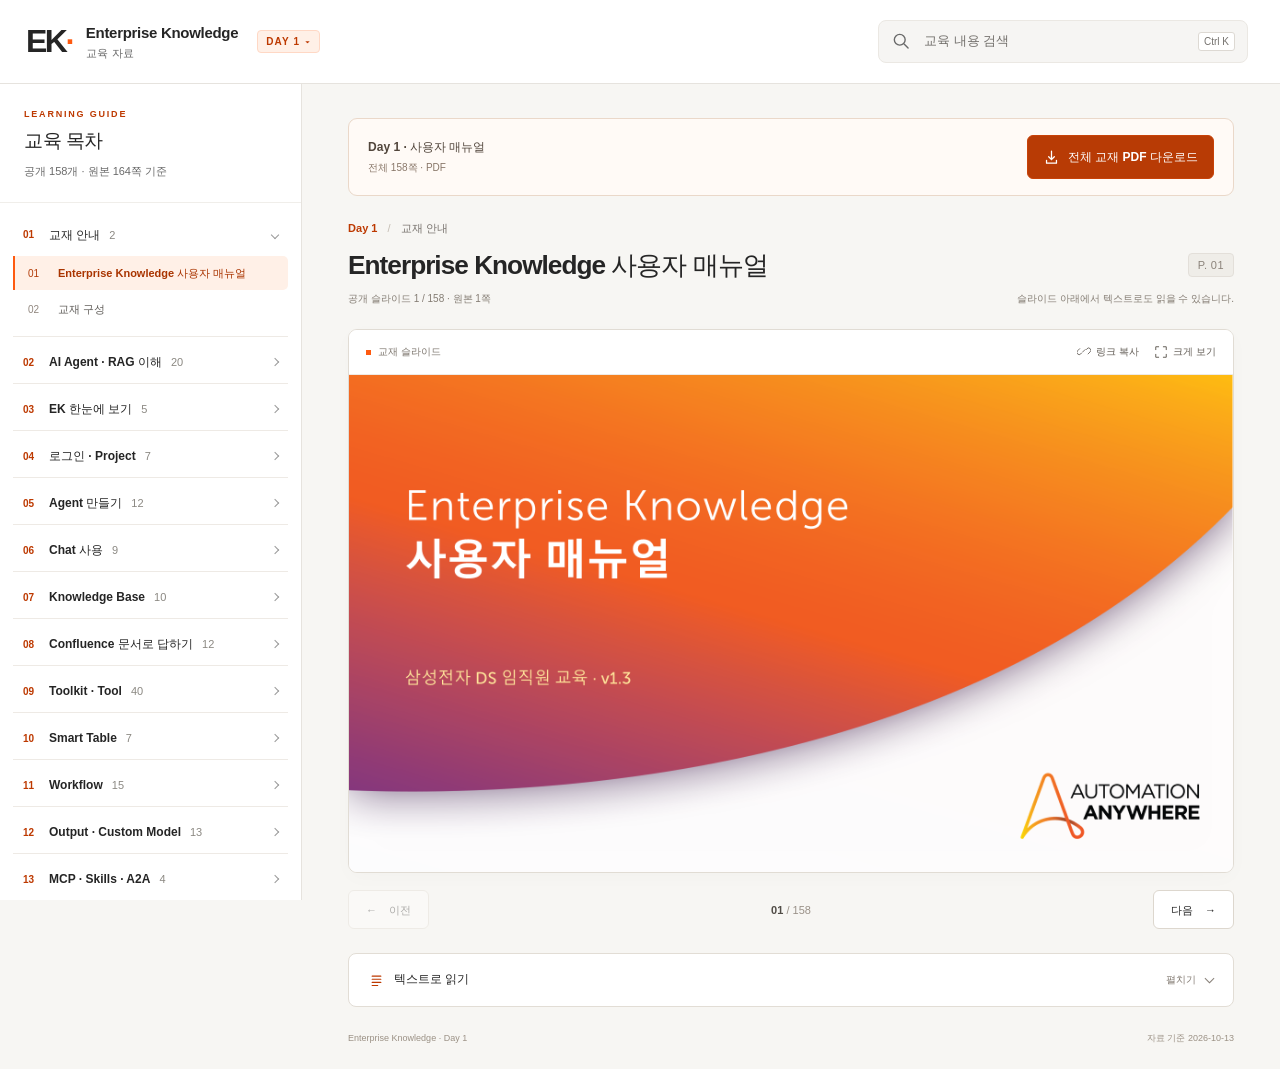
<file: index.html>
<!doctype html>
<html lang="ko">
<head>
  <meta charset="utf-8">
  <meta name="viewport" content="width=device-width, initial-scale=1">
  <meta name="theme-color" content="#FE5A10">
  <meta name="description" content="Enterprise Knowledge Day 1 교육 자료. 목차와 검색으로 필요한 내용을 찾고, 원본 슬라이드와 텍스트를 함께 읽어보세요.">
  <title>Enterprise Knowledge · Day 1 교육 자료</title>
  <link rel="stylesheet" href="assets/site.css">
  <script src="assets/site.js" defer></script>
  <link rel="stylesheet" href="assets/full-guide.css">
</head>
<body>
  <a class="skip-link" href="#main">본문으로 바로 가기</a>
  <header class="topbar">
    <button class="icon-button menu-toggle" id="menu-toggle" type="button" aria-controls="sidebar" aria-expanded="false" aria-label="교육 목차 열기">
      <svg viewBox="0 0 24 24" aria-hidden="true"><path d="M4 6h16M4 12h16M4 18h16"/></svg>
    </button>
    <a class="brand" href="./" aria-label="Enterprise Knowledge 교육 첫 페이지"><span class="brand-symbol" aria-hidden="true">EK<span>·</span></span><span class="brand-name">Enterprise Knowledge<small>교육 자료</small></span></a>
    <details class="day-switch"><summary class="day-pill" aria-label="교육일 선택, 현재 Day 1">DAY 1 <span aria-hidden="true">▾</span></summary><nav aria-label="교육일 선택"><a href="./" aria-current="page">Day 1 · 사용자 매뉴얼</a><a href="day2/">Day 2 · 별첨 교재</a><a href="day3/">Day 3 · 실습 교재</a></nav></details>
    <form class="search" role="search" id="search-form">
      <label class="sr-only" for="search-input">교육 내용 검색</label>
      <svg viewBox="0 0 24 24" aria-hidden="true"><circle cx="10.5" cy="10.5" r="6.5"/><path d="m16 16 4.5 4.5"/></svg>
      <input id="search-input" type="search" placeholder="교육 내용 검색" autocomplete="off" spellcheck="false" aria-controls="course-nav" aria-describedby="search-status">
      <button id="search-results-button" class="search-results-button" type="button" hidden>결과 보기</button>
      <kbd aria-hidden="true">Ctrl K</kbd>
    </form>
  </header>

  <div class="app-layout">
    <button class="nav-backdrop" id="nav-backdrop" type="button" tabindex="-1" aria-label="목차 닫기" hidden></button>
    <aside class="sidebar" id="sidebar" aria-label="교육 목차">
      <div class="sidebar-heading"><div><p class="eyebrow">LEARNING GUIDE</p><h2>교육 목차</h2></div><button class="icon-button mobile-close" id="menu-close" type="button" aria-label="교육 목차 닫기"><svg viewBox="0 0 24 24" aria-hidden="true"><path d="m6 6 12 12M18 6 6 18"/></svg></button></div>
      <p class="search-status" id="search-status" role="status" aria-live="polite">자료를 불러오고 있습니다.</p>
      <nav id="course-nav" aria-label="모듈별 슬라이드"></nav>
      <div class="sidebar-footer"><span class="status-dot" aria-hidden="true"></span><span id="document-version">Day 1 · 웹 교육 자료</span><p>목차를 선택하거나 검색해 보세요.<br>← → 키로 앞뒤 페이지를 이동합니다.</p></div>
    </aside>

    <main id="main" tabindex="-1">
      <div class="guide-download-bar" role="group" aria-label="전체 교재 다운로드"><div class="guide-download-copy"><strong>Day 1 · 사용자 매뉴얼</strong><span>전체 158쪽 · PDF</span></div><a class="full-guide-download" href="downloads/full-guide.pdf" download="EK_Day1_사용자매뉴얼_전체교재.pdf" aria-label="Day 1 · 사용자 매뉴얼 전체 교재 PDF 다운로드, 158쪽"><svg viewBox="0 0 24 24" aria-hidden="true"><path d="M12 3v12m-4-4 4 4 4-4M5 16v4h14v-4"/></svg><span>전체 교재 PDF 다운로드</span></a></div>
      <section class="loading-panel" id="loading-panel" aria-live="polite"><span class="loading-spinner" aria-hidden="true"></span><h1>교육 자료를 불러오는 중입니다</h1><p>잠시만 기다려 주세요.</p></section>
      <section class="error-panel" id="error-panel" hidden><p class="eyebrow">자료를 열 수 없습니다</p><h1>교육 자료를 다시 불러와 주세요</h1><p id="error-message"></p><button class="button primary" id="retry-button" type="button">다시 불러오기</button></section>
      <article id="reader" hidden>
        <div class="reader-heading">
          <div class="breadcrumb"><span>Day 1</span><span aria-hidden="true">/</span><span id="module-label"></span></div>
          <div class="title-row"><h1 id="slide-title"></h1><span class="source-page" id="source-page"></span></div>
          <div class="reader-meta"><p id="position-label"></p><p id="shortcuts-hint">슬라이드 아래에서 텍스트로도 읽을 수 있습니다.</p></div>
        </div>

        <section class="slide-card" aria-label="교재 슬라이드">
          <div class="slide-toolbar"><span><span class="tiny-square" aria-hidden="true"></span>교재 슬라이드</span><div><button class="text-button" id="copy-link" type="button"><svg viewBox="0 0 24 24" aria-hidden="true"><path d="m10 13 4-4M8 15l-2 2a4 4 0 0 1-6-6l4-4M16 9l2-2a4 4 0 0 1 6 6l-4 4" transform="translate(1 0) scale(.9)"/></svg><span>링크 복사</span></button><button class="text-button" id="expand-slide" type="button"><svg viewBox="0 0 24 24" aria-hidden="true"><path d="M8 3H3v5M16 3h5v5M3 16v5h5M21 16v5h-5"/></svg><span>크게 보기</span></button></div></div>
          <div class="slide-image-wrap"><img id="slide-image" alt="" width="1600" height="900" decoding="async"><p id="image-error" class="image-error" hidden>슬라이드 이미지를 불러오지 못했습니다. 아래의 텍스트 내용을 확인하거나 페이지를 새로고침해 주세요.</p></div>
          <p class="public-mask-note" id="public-mask-note" hidden>공개용으로 일부 정보가 가려져 있습니다.</p>
        </section>

        <div class="page-navigation" aria-label="슬라이드 이동"><button class="button" id="previous-slide" type="button"><span aria-hidden="true">←</span><span>이전</span></button><span class="page-navigation-count" id="navigation-count"></span><button class="button" id="next-slide" type="button"><span>다음</span><span aria-hidden="true">→</span></button></div>

        <details class="transcript" id="transcript"><summary><span><svg viewBox="0 0 24 24" aria-hidden="true"><path d="M5 5h14M5 10h14M5 15h14M5 20h9"/></svg>텍스트로 읽기</span><span class="details-label">펼치기</span></summary><div class="transcript-inner"><p class="transcript-note">슬라이드의 텍스트와 표입니다. 화면 배치와 실습 화면은 위의 슬라이드를 함께 참고해 주세요.</p><div id="slide-text"></div><div id="slide-tables"></div><div id="slide-links"></div></div></details>

        <footer class="reader-footer"><span>Enterprise Knowledge · Day 1</span><span id="document-updated"></span></footer>
      </article>
    </main>
  </div>

  <dialog class="image-dialog" id="image-dialog" aria-labelledby="dialog-title"><div class="dialog-toolbar"><h2 id="dialog-title">슬라이드 크게 보기</h2><button class="button" id="close-dialog" type="button">닫기 <span aria-hidden="true">×</span></button></div><div class="dialog-image-wrap"><img id="dialog-image" alt=""></div><p>작은 화면에서는 이미지를 가로로 이동해 읽을 수 있습니다. Esc 키로 닫을 수 있습니다.</p></dialog>
  <div class="toast" id="toast" role="status" aria-live="polite" hidden></div>
  <noscript><div class="noscript-message">이 교육 자료는 목차와 검색 기능에 JavaScript를 사용합니다. 브라우저 설정에서 JavaScript를 허용한 후 다시 열어 주세요.</div></noscript>
</body>
</html>
</file>
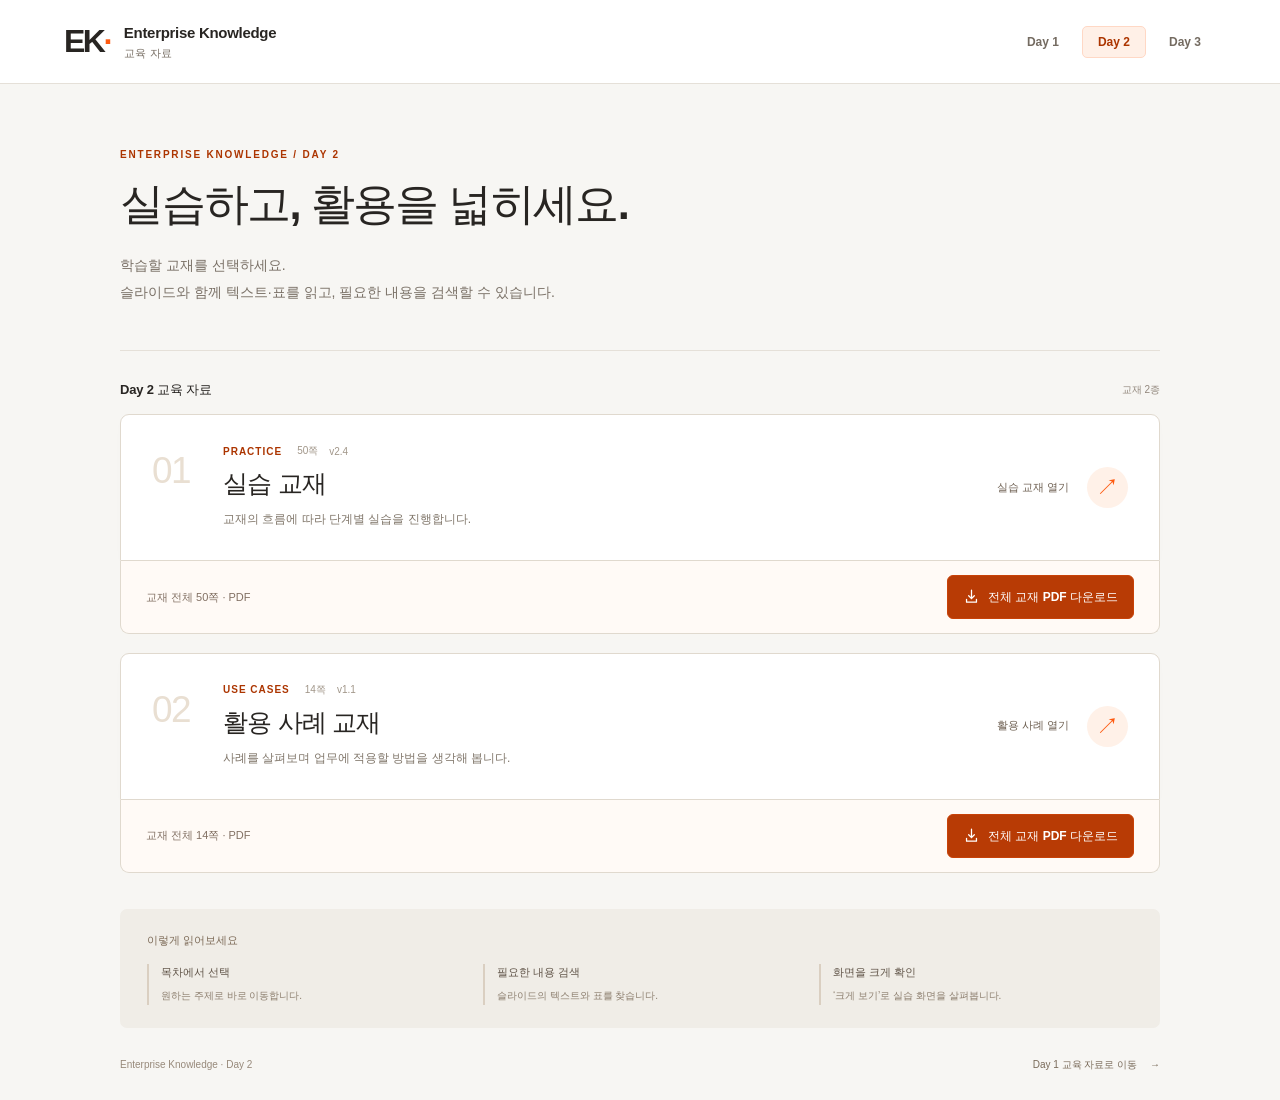
<file: day2/index.html>
<!doctype html>
<html lang="ko">
<head>
  <meta charset="utf-8">
  <meta name="viewport" content="width=device-width, initial-scale=1">
  <meta name="theme-color" content="#FE5A10">
  <meta name="description" content="Enterprise Knowledge Day 2 교육 자료. 실습 교재와 활용 사례 교재를 선택해 슬라이드, 텍스트, 표를 확인하세요.">
  <title>Day 2 교육 자료 · Enterprise Knowledge</title>
  <link rel="stylesheet" href="assets/day2.css">
  <link rel="stylesheet" href="../assets/full-guide.css">
</head>
<body>
  <a class="skip-link" href="#main">본문으로 바로 가기</a>
  <header class="topbar">
    <a class="brand" href="./" aria-label="Enterprise Knowledge Day 2 교육 자료"><span class="brand-symbol" aria-hidden="true">EK<span>·</span></span><span class="brand-name">Enterprise Knowledge<small>교육 자료</small></span></a>
    <nav class="day-navigation" aria-label="교육일 선택"><a href="../">Day 1</a><span aria-current="page">Day 2</span><a href="../day3/">Day 3</a></nav>
  </header>
  <main id="main" tabindex="-1">
    <div class="intro">
      <p class="eyebrow">ENTERPRISE KNOWLEDGE / DAY 2</p>
      <h1>실습하고, 활용을 넓히세요.</h1>
      <p class="intro-copy">학습할 교재를 선택하세요.<br>슬라이드와 함께 텍스트·표를 읽고, 필요한 내용을 검색할 수 있습니다.</p>
    </div>

    <section class="materials" aria-labelledby="materials-heading">
      <div class="section-heading"><h2 id="materials-heading">Day 2 교육 자료</h2><span>교재 2종</span></div>
      <div class="material-choice"><a class="material-card" href="practice/" aria-labelledby="practice-title practice-action">
        <span class="material-number" aria-hidden="true">01</span>
        <div class="material-content"><div class="material-meta"><span class="category">PRACTICE</span><span>50쪽</span><span>v2.4</span></div><h3 id="practice-title">실습 교재</h3><p>교재의 흐름에 따라 단계별 실습을 진행합니다.</p></div>
        <span class="material-action" id="practice-action">실습 교재 열기 <span aria-hidden="true">↗</span></span>
      </a><div class="material-download"><span class="material-download-label">교재 전체 50쪽 · PDF</span><a class="full-guide-download" href="practice/downloads/full-guide.pdf" download="EK_Day2_실습교재_전체교재.pdf" aria-label="Day 2 · 실습 교재 전체 교재 PDF 다운로드, 50쪽"><svg viewBox="0 0 24 24" aria-hidden="true"><path d="M12 3v12m-4-4 4 4 4-4M5 16v4h14v-4"/></svg><span>전체 교재 PDF 다운로드</span></a></div></div>
      <div class="material-choice"><a class="material-card" href="usecases/" aria-labelledby="usecases-title usecases-action">
        <span class="material-number" aria-hidden="true">02</span>
        <div class="material-content"><div class="material-meta"><span class="category">USE CASES</span><span>14쪽</span><span>v1.1</span></div><h3 id="usecases-title">활용 사례 교재</h3><p>사례를 살펴보며 업무에 적용할 방법을 생각해 봅니다.</p></div>
        <span class="material-action" id="usecases-action">활용 사례 열기 <span aria-hidden="true">↗</span></span>
      </a><div class="material-download"><span class="material-download-label">교재 전체 14쪽 · PDF</span><a class="full-guide-download" href="usecases/downloads/full-guide.pdf" download="EK_Day2_활용사례_전체교재.pdf" aria-label="Day 2 · 활용 사례 교재 전체 교재 PDF 다운로드, 14쪽"><svg viewBox="0 0 24 24" aria-hidden="true"><path d="M12 3v12m-4-4 4 4 4-4M5 16v4h14v-4"/></svg><span>전체 교재 PDF 다운로드</span></a></div></div>
    </section>

    <aside class="reading-guide" aria-labelledby="guide-heading"><h2 id="guide-heading">이렇게 읽어보세요</h2><ol><li><strong>목차에서 선택</strong><span>원하는 주제로 바로 이동합니다.</span></li><li><strong>필요한 내용 검색</strong><span>슬라이드의 텍스트와 표를 찾습니다.</span></li><li><strong>화면을 크게 확인</strong><span>‘크게 보기’로 실습 화면을 살펴봅니다.</span></li></ol></aside>
    <footer><span>Enterprise Knowledge · Day 2</span><a href="../">Day 1 교육 자료로 이동 <span aria-hidden="true">→</span></a></footer>
  </main>
</body>
</html>
</file>
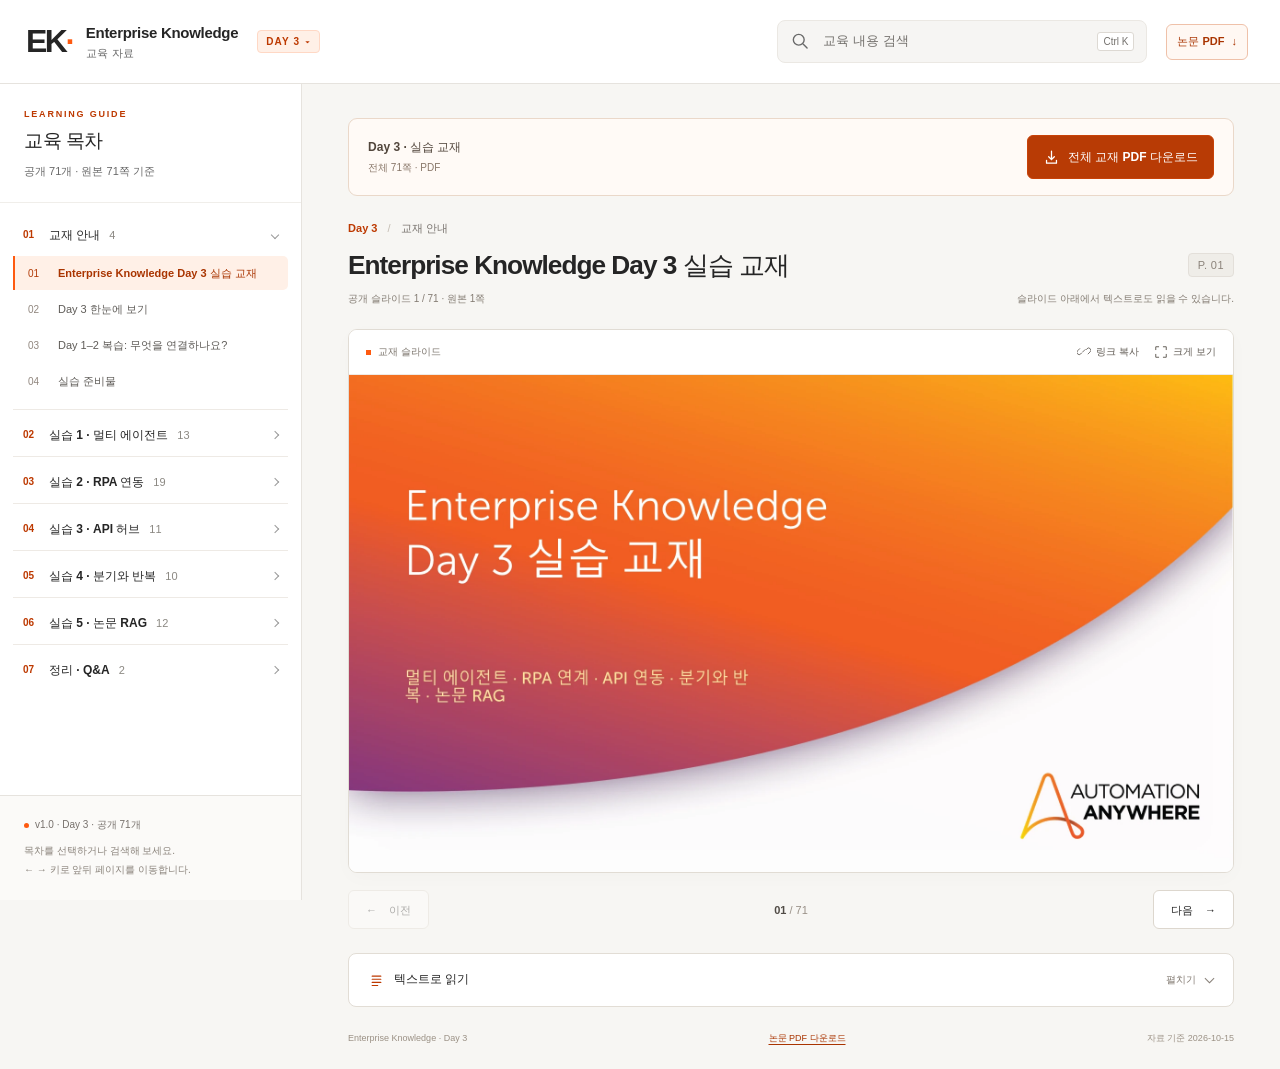
<file: day3/index.html>
<!doctype html>
<html lang="ko">
<head>
  <meta charset="utf-8">
  <meta name="viewport" content="width=device-width, initial-scale=1">
  <meta name="theme-color" content="#FE5A10">
  <meta name="description" content="Enterprise Knowledge Day 3 교육 자료. 목차와 검색으로 필요한 내용을 찾고, 원본 슬라이드와 텍스트를 함께 읽어보세요.">
  <title>Day 3 실습 교재 · Enterprise Knowledge</title>
  <link rel="stylesheet" href="assets/site.css">
  <script src="assets/site.js" defer></script>
  <link rel="stylesheet" href="../assets/full-guide.css">
</head>
<body>
  <a class="skip-link" href="#main">본문으로 바로 가기</a>
  <header class="topbar">
    <button class="icon-button menu-toggle" id="menu-toggle" type="button" aria-controls="sidebar" aria-expanded="false" aria-label="교육 목차 열기">
      <svg viewBox="0 0 24 24" aria-hidden="true"><path d="M4 6h16M4 12h16M4 18h16"/></svg>
    </button>
    <a class="brand" href="./" aria-label="Enterprise Knowledge Day 3 실습 교재 첫 페이지"><span class="brand-symbol" aria-hidden="true">EK<span>·</span></span><span class="brand-name">Enterprise Knowledge<small>교육 자료</small></span></a>
    <details class="day-switch"><summary class="day-pill" aria-label="교육일 선택, 현재 Day 3">DAY 3 <span aria-hidden="true">▾</span></summary><nav aria-label="교육일 선택"><a href="../">Day 1 · 사용자 매뉴얼</a><a href="../day2/">Day 2 · 별첨 교재</a><a href="./" aria-current="page">Day 3 · 실습 교재</a></nav></details>
    <form class="search" role="search" id="search-form">
      <label class="sr-only" for="search-input">교육 내용 검색</label>
      <svg viewBox="0 0 24 24" aria-hidden="true"><circle cx="10.5" cy="10.5" r="6.5"/><path d="m16 16 4.5 4.5"/></svg>
      <input id="search-input" type="search" placeholder="교육 내용 검색" autocomplete="off" spellcheck="false" aria-controls="course-nav" aria-describedby="search-status">
      <button id="search-results-button" class="search-results-button" type="button" hidden>결과 보기</button>
      <kbd aria-hidden="true">Ctrl K</kbd>
    </form>
    <a class="downloads-link" href="downloads/">논문 PDF <span aria-hidden="true">↓</span></a>
  </header>

  <div class="app-layout">
    <button class="nav-backdrop" id="nav-backdrop" type="button" tabindex="-1" aria-label="목차 닫기" hidden></button>
    <aside class="sidebar" id="sidebar" aria-label="교육 목차">
      <div class="sidebar-heading"><div><p class="eyebrow">LEARNING GUIDE</p><h2>교육 목차</h2></div><button class="icon-button mobile-close" id="menu-close" type="button" aria-label="교육 목차 닫기"><svg viewBox="0 0 24 24" aria-hidden="true"><path d="m6 6 12 12M18 6 6 18"/></svg></button></div>
      <p class="search-status" id="search-status" role="status" aria-live="polite">자료를 불러오고 있습니다.</p>
      <nav id="course-nav" aria-label="모듈별 슬라이드"></nav>
      <div class="sidebar-footer"><span class="status-dot" aria-hidden="true"></span><span id="document-version">Day 3 · 웹 교육 자료</span><p>목차를 선택하거나 검색해 보세요.<br>← → 키로 앞뒤 페이지를 이동합니다.</p></div>
    </aside>

    <main id="main" tabindex="-1">
      <div class="guide-download-bar" role="group" aria-label="전체 교재 다운로드"><div class="guide-download-copy"><strong>Day 3 · 실습 교재</strong><span>전체 71쪽 · PDF</span></div><a class="full-guide-download" href="downloads/full-guide.pdf" download="EK_Day3_실습교재_전체교재.pdf" aria-label="Day 3 · 실습 교재 전체 교재 PDF 다운로드, 71쪽"><svg viewBox="0 0 24 24" aria-hidden="true"><path d="M12 3v12m-4-4 4 4 4-4M5 16v4h14v-4"/></svg><span>전체 교재 PDF 다운로드</span></a></div>
      <section class="loading-panel" id="loading-panel" aria-live="polite"><span class="loading-spinner" aria-hidden="true"></span><h1>교육 자료를 불러오는 중입니다</h1><p>잠시만 기다려 주세요.</p></section>
      <section class="error-panel" id="error-panel" hidden><p class="eyebrow">자료를 열 수 없습니다</p><h1>교육 자료를 다시 불러와 주세요</h1><p id="error-message"></p><button class="button primary" id="retry-button" type="button">다시 불러오기</button></section>
      <article id="reader" hidden>
        <div class="reader-heading">
          <div class="breadcrumb"><span>Day 3</span><span aria-hidden="true">/</span><span id="module-label"></span></div>
          <div class="title-row"><h1 id="slide-title"></h1><span class="source-page" id="source-page"></span></div>
          <div class="reader-meta"><p id="position-label"></p><p id="shortcuts-hint">슬라이드 아래에서 텍스트로도 읽을 수 있습니다.</p></div>
        </div>

        <section class="slide-card" aria-label="교재 슬라이드">
          <div class="slide-toolbar"><span><span class="tiny-square" aria-hidden="true"></span>교재 슬라이드</span><div><button class="text-button" id="copy-link" type="button"><svg viewBox="0 0 24 24" aria-hidden="true"><path d="m10 13 4-4M8 15l-2 2a4 4 0 0 1-6-6l4-4M16 9l2-2a4 4 0 0 1 6 6l-4 4" transform="translate(1 0) scale(.9)"/></svg><span>링크 복사</span></button><button class="text-button" id="expand-slide" type="button"><svg viewBox="0 0 24 24" aria-hidden="true"><path d="M8 3H3v5M16 3h5v5M3 16v5h5M21 16v5h-5"/></svg><span>크게 보기</span></button></div></div>
          <div class="slide-image-wrap"><img id="slide-image" alt="" width="1920" height="1080" decoding="async"><p id="image-error" class="image-error" hidden>슬라이드 이미지를 불러오지 못했습니다. 아래의 텍스트 내용을 확인하거나 페이지를 새로고침해 주세요.</p></div>
          <p class="public-mask-note" id="public-mask-note" hidden>공개용으로 일부 정보가 가려져 있습니다.</p>
        </section>

        <section class="paper-resources" id="paper-resources" aria-labelledby="paper-resources-title" hidden>
          <div class="paper-resources-heading"><div><h2 id="paper-resources-title">논문 실습 자료</h2><p id="paper-resources-description">교재에 소개된 논문 PDF 5편을 내려받을 수 있습니다.</p></div><a class="button" href="downloads/">논문 PDF 5편 보기 <span aria-hidden="true">→</span></a></div>
          <div class="paper-resource-links" id="paper-resource-links"></div>
        </section>

        <div class="page-navigation" aria-label="슬라이드 이동"><button class="button" id="previous-slide" type="button"><span aria-hidden="true">←</span><span>이전</span></button><span class="page-navigation-count" id="navigation-count"></span><button class="button" id="next-slide" type="button"><span>다음</span><span aria-hidden="true">→</span></button></div>

        <details class="transcript" id="transcript"><summary><span><svg viewBox="0 0 24 24" aria-hidden="true"><path d="M5 5h14M5 10h14M5 15h14M5 20h9"/></svg>텍스트로 읽기</span><span class="details-label">펼치기</span></summary><div class="transcript-inner"><p class="transcript-note">슬라이드의 텍스트와 표입니다. 화면 배치와 실습 화면은 위의 슬라이드를 함께 참고해 주세요. 스크린샷 속 글자는 슬라이드 이미지에서 확인할 수 있습니다.</p><div id="slide-text"></div><div id="slide-tables"></div><div id="slide-links"></div></div></details>

        <footer class="reader-footer"><span>Enterprise Knowledge · Day 3</span><a class="footer-downloads-link" href="downloads/">논문 PDF 다운로드</a><span id="document-updated"></span></footer>
      </article>
    </main>
  </div>

  <dialog class="image-dialog" id="image-dialog" aria-labelledby="dialog-title"><div class="dialog-toolbar"><h2 id="dialog-title">슬라이드 크게 보기</h2><button class="button" id="close-dialog" type="button">닫기 <span aria-hidden="true">×</span></button></div><div class="dialog-image-wrap"><img id="dialog-image" alt=""></div><p>작은 화면에서는 이미지를 가로로 이동해 읽을 수 있습니다. Esc 키로 닫을 수 있습니다.</p></dialog>
  <div class="toast" id="toast" role="status" aria-live="polite" hidden></div>
  <noscript><div class="noscript-message">이 교육 자료는 목차와 검색 기능에 JavaScript를 사용합니다. 브라우저 설정에서 JavaScript를 허용한 후 다시 열어 주세요.</div></noscript>
</body>
</html>
</file>
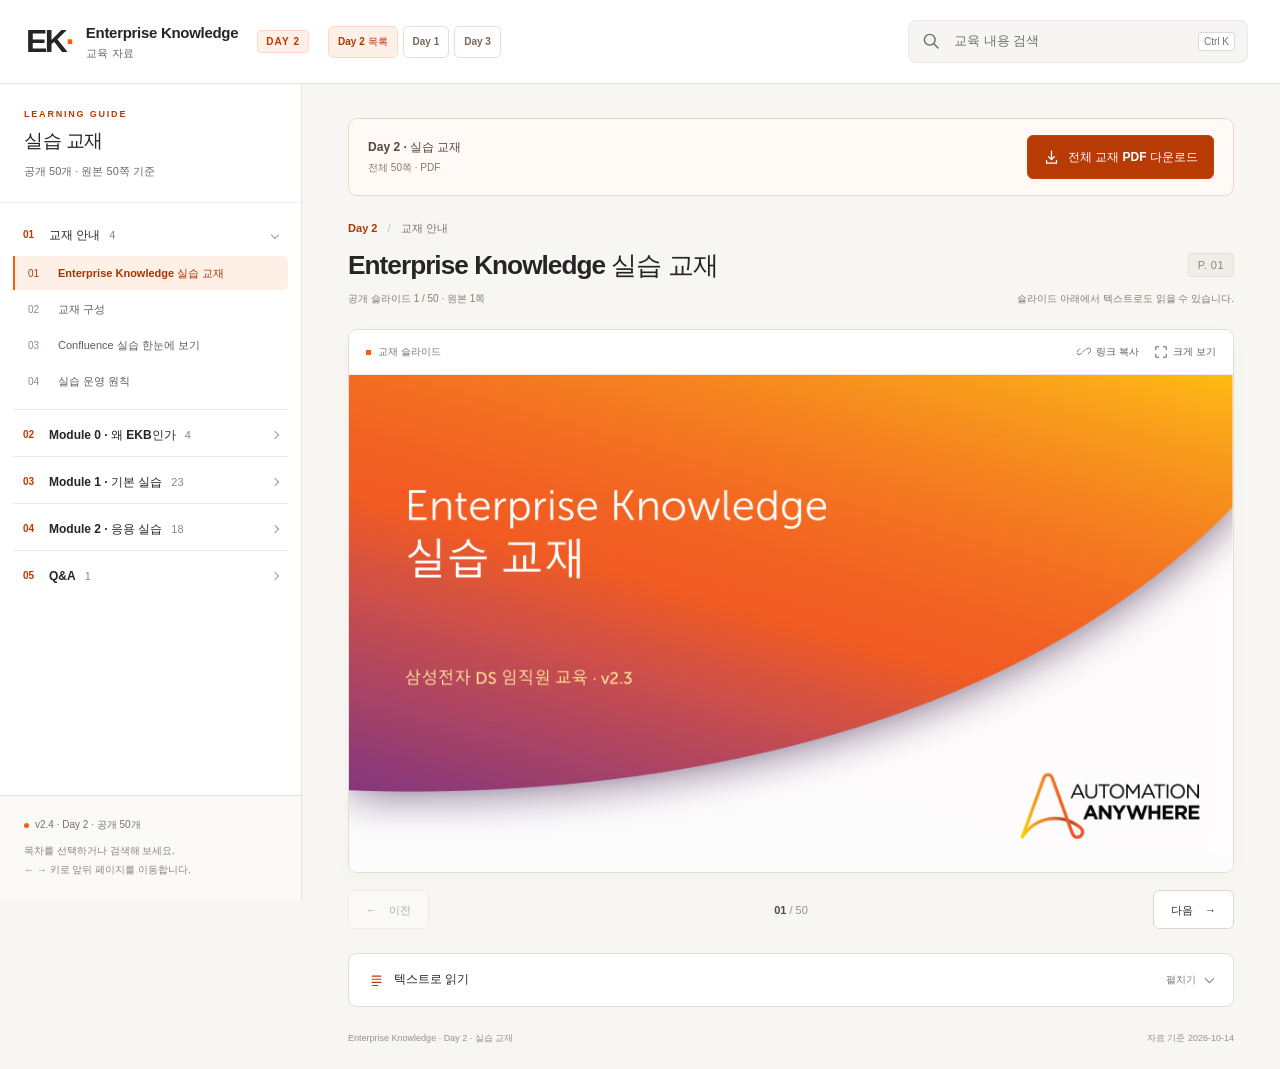
<file: day2/practice/index.html>
<!doctype html>
<html lang="ko">
<head>
  <meta charset="utf-8">
  <meta name="viewport" content="width=device-width, initial-scale=1">
  <meta name="theme-color" content="#FE5A10">
  <meta name="description" content="Enterprise Knowledge Day 2 교육 자료. 목차와 검색으로 필요한 내용을 찾고, 원본 슬라이드와 텍스트를 함께 읽어보세요.">
  <title>실습 교재 · Enterprise Knowledge Day 2</title>
  <link rel="stylesheet" href="assets/site.css">
  <script src="assets/site.js" defer></script>
  <link rel="stylesheet" href="../../assets/full-guide.css">
</head>
<body>
  <a class="skip-link" href="#main">본문으로 바로 가기</a>
  <header class="topbar">
    <button class="icon-button menu-toggle" id="menu-toggle" type="button" aria-controls="sidebar" aria-expanded="false" aria-label="교육 목차 열기">
      <svg viewBox="0 0 24 24" aria-hidden="true"><path d="M4 6h16M4 12h16M4 18h16"/></svg>
    </button>
    <a class="brand" href="../" aria-label="Day 2 교육 자료 목록"><span class="brand-symbol" aria-hidden="true">EK<span>·</span></span><span class="brand-name">Enterprise Knowledge<small>교육 자료</small></span></a>
    <span class="day-pill">DAY 2</span>
    <nav class="course-switcher" aria-label="교육 자료 이동"><a href="../">Day 2 목록</a><a href="../../">Day 1</a><a href="../../day3/">Day 3</a></nav>
    <form class="search" role="search" id="search-form">
      <label class="sr-only" for="search-input">교육 내용 검색</label>
      <svg viewBox="0 0 24 24" aria-hidden="true"><circle cx="10.5" cy="10.5" r="6.5"/><path d="m16 16 4.5 4.5"/></svg>
      <input id="search-input" type="search" placeholder="교육 내용 검색" autocomplete="off" spellcheck="false" aria-controls="course-nav" aria-describedby="search-status">
      <button id="search-results-button" class="search-results-button" type="button" hidden>결과 보기</button>
      <kbd aria-hidden="true">Ctrl K</kbd>
    </form>
  </header>

  <div class="app-layout">
    <button class="nav-backdrop" id="nav-backdrop" type="button" tabindex="-1" aria-label="목차 닫기" hidden></button>
    <aside class="sidebar" id="sidebar" aria-label="교육 목차">
      <div class="sidebar-heading"><div><p class="eyebrow">LEARNING GUIDE</p><h2>실습 교재</h2></div><button class="icon-button mobile-close" id="menu-close" type="button" aria-label="교육 목차 닫기"><svg viewBox="0 0 24 24" aria-hidden="true"><path d="m6 6 12 12M18 6 6 18"/></svg></button></div>
      <p class="search-status" id="search-status" role="status" aria-live="polite">자료를 불러오고 있습니다.</p>
      <nav id="course-nav" aria-label="모듈별 슬라이드"></nav>
      <div class="sidebar-footer"><span class="status-dot" aria-hidden="true"></span><span id="document-version">Day 2 · 웹 교육 자료</span><p>목차를 선택하거나 검색해 보세요.<br>← → 키로 앞뒤 페이지를 이동합니다.</p></div>
    </aside>

    <main id="main" tabindex="-1">
      <div class="guide-download-bar" role="group" aria-label="전체 교재 다운로드"><div class="guide-download-copy"><strong>Day 2 · 실습 교재</strong><span>전체 50쪽 · PDF</span></div><a class="full-guide-download" href="downloads/full-guide.pdf" download="EK_Day2_실습교재_전체교재.pdf" aria-label="Day 2 · 실습 교재 전체 교재 PDF 다운로드, 50쪽"><svg viewBox="0 0 24 24" aria-hidden="true"><path d="M12 3v12m-4-4 4 4 4-4M5 16v4h14v-4"/></svg><span>전체 교재 PDF 다운로드</span></a></div>
      <section class="loading-panel" id="loading-panel" aria-live="polite"><span class="loading-spinner" aria-hidden="true"></span><h1>교육 자료를 불러오는 중입니다</h1><p>잠시만 기다려 주세요.</p></section>
      <section class="error-panel" id="error-panel" hidden><p class="eyebrow">자료를 열 수 없습니다</p><h1>교육 자료를 다시 불러와 주세요</h1><p id="error-message"></p><button class="button primary" id="retry-button" type="button">다시 불러오기</button></section>
      <article id="reader" hidden>
        <div class="reader-heading">
          <div class="breadcrumb"><a href="../">Day 2</a><span aria-hidden="true">/</span><span id="module-label"></span></div>
          <div class="title-row"><h1 id="slide-title"></h1><span class="source-page" id="source-page"></span></div>
          <div class="reader-meta"><p id="position-label"></p><p id="shortcuts-hint">슬라이드 아래에서 텍스트로도 읽을 수 있습니다.</p></div>
        </div>

        <section class="slide-card" aria-label="교재 슬라이드">
          <div class="slide-toolbar"><span><span class="tiny-square" aria-hidden="true"></span>교재 슬라이드</span><div><button class="text-button" id="copy-link" type="button"><svg viewBox="0 0 24 24" aria-hidden="true"><path d="m10 13 4-4M8 15l-2 2a4 4 0 0 1-6-6l4-4M16 9l2-2a4 4 0 0 1 6 6l-4 4" transform="translate(1 0) scale(.9)"/></svg><span>링크 복사</span></button><button class="text-button" id="expand-slide" type="button"><svg viewBox="0 0 24 24" aria-hidden="true"><path d="M8 3H3v5M16 3h5v5M3 16v5h5M21 16v5h-5"/></svg><span>크게 보기</span></button></div></div>
          <div class="slide-image-wrap"><img id="slide-image" alt="" width="1600" height="900" decoding="async"><p id="image-error" class="image-error" hidden>슬라이드 이미지를 불러오지 못했습니다. 아래의 텍스트 내용을 확인하거나 페이지를 새로고침해 주세요.</p></div>
          <p class="public-mask-note" id="public-mask-note" hidden>공개용으로 일부 정보가 가려져 있습니다.</p>
        </section>

        <div class="page-navigation" aria-label="슬라이드 이동"><button class="button" id="previous-slide" type="button"><span aria-hidden="true">←</span><span>이전</span></button><span class="page-navigation-count" id="navigation-count"></span><button class="button" id="next-slide" type="button"><span>다음</span><span aria-hidden="true">→</span></button></div>

        <details class="transcript" id="transcript"><summary><span><svg viewBox="0 0 24 24" aria-hidden="true"><path d="M5 5h14M5 10h14M5 15h14M5 20h9"/></svg>텍스트로 읽기</span><span class="details-label">펼치기</span></summary><div class="transcript-inner"><p class="transcript-note">슬라이드의 텍스트와 표입니다. 화면 배치와 실습 화면은 위의 슬라이드를 함께 참고해 주세요.</p><div id="slide-text"></div><div id="slide-tables"></div><div id="slide-links"></div></div></details>

        <footer class="reader-footer"><span>Enterprise Knowledge · Day 2 · 실습 교재</span><span id="document-updated"></span></footer>
      </article>
    </main>
  </div>

  <dialog class="image-dialog" id="image-dialog" aria-labelledby="dialog-title"><div class="dialog-toolbar"><h2 id="dialog-title">슬라이드 크게 보기</h2><button class="button" id="close-dialog" type="button">닫기 <span aria-hidden="true">×</span></button></div><div class="dialog-image-wrap"><img id="dialog-image" alt=""></div><p>작은 화면에서는 이미지를 가로로 이동해 읽을 수 있습니다. Esc 키로 닫을 수 있습니다.</p></dialog>
  <div class="toast" id="toast" role="status" aria-live="polite" hidden></div>
  <noscript><div class="noscript-message">이 교육 자료는 목차와 검색 기능에 JavaScript를 사용합니다. 브라우저 설정에서 JavaScript를 허용한 후 다시 열어 주세요.</div></noscript>
</body>
</html>
</file>
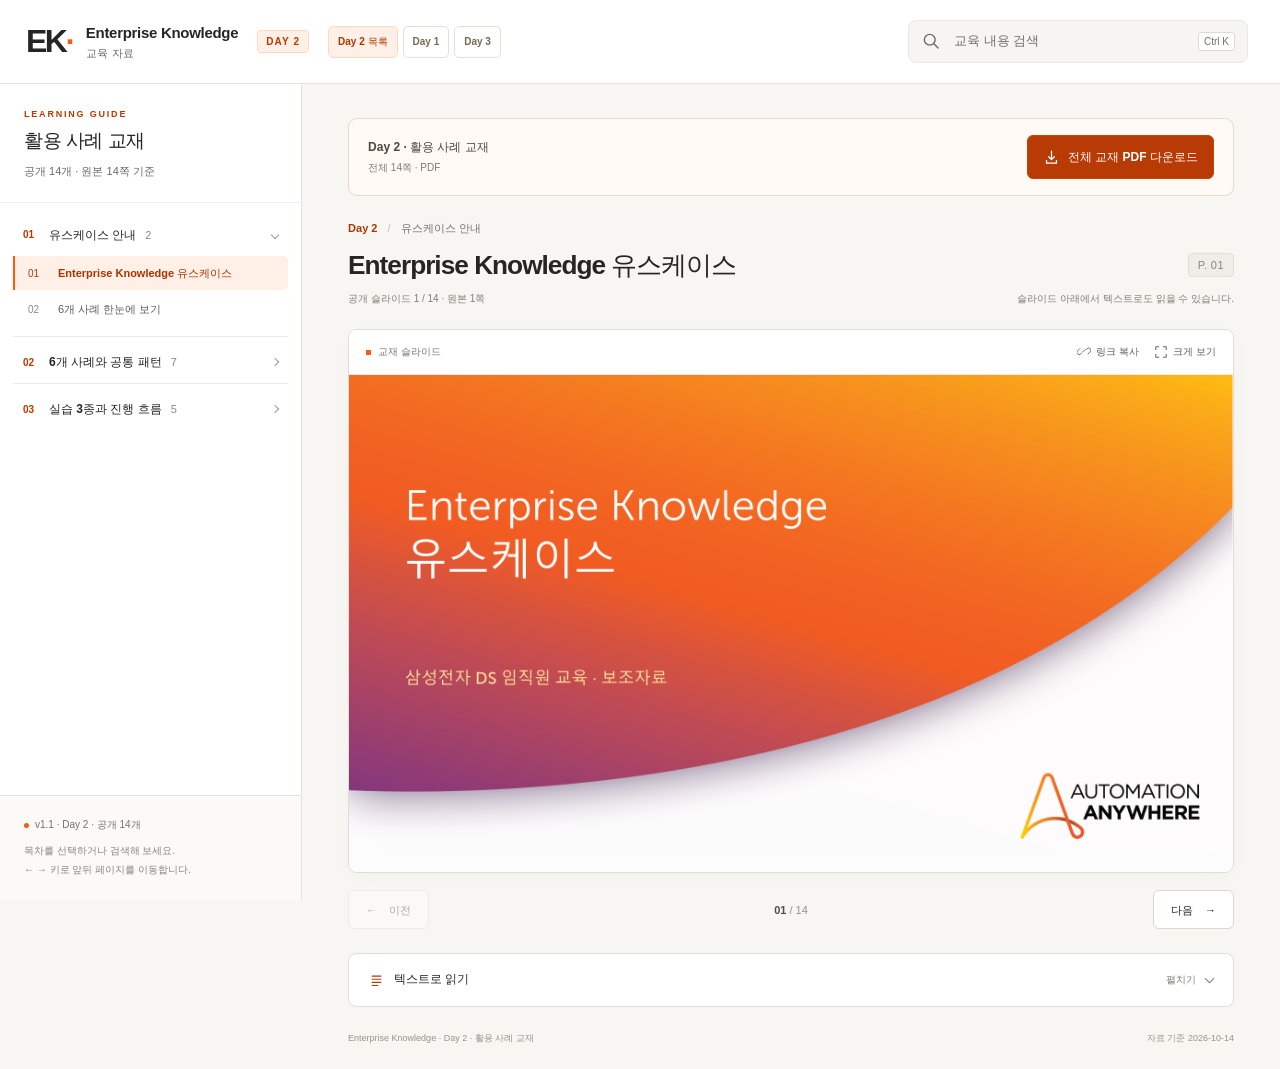
<file: day2/usecases/index.html>
<!doctype html>
<html lang="ko">
<head>
  <meta charset="utf-8">
  <meta name="viewport" content="width=device-width, initial-scale=1">
  <meta name="theme-color" content="#FE5A10">
  <meta name="description" content="Enterprise Knowledge Day 2 교육 자료. 목차와 검색으로 필요한 내용을 찾고, 원본 슬라이드와 텍스트를 함께 읽어보세요.">
  <title>활용 사례 교재 · Enterprise Knowledge Day 2</title>
  <link rel="stylesheet" href="assets/site.css">
  <script src="assets/site.js" defer></script>
  <link rel="stylesheet" href="../../assets/full-guide.css">
</head>
<body>
  <a class="skip-link" href="#main">본문으로 바로 가기</a>
  <header class="topbar">
    <button class="icon-button menu-toggle" id="menu-toggle" type="button" aria-controls="sidebar" aria-expanded="false" aria-label="교육 목차 열기">
      <svg viewBox="0 0 24 24" aria-hidden="true"><path d="M4 6h16M4 12h16M4 18h16"/></svg>
    </button>
    <a class="brand" href="../" aria-label="Day 2 교육 자료 목록"><span class="brand-symbol" aria-hidden="true">EK<span>·</span></span><span class="brand-name">Enterprise Knowledge<small>교육 자료</small></span></a>
    <span class="day-pill">DAY 2</span>
    <nav class="course-switcher" aria-label="교육 자료 이동"><a href="../">Day 2 목록</a><a href="../../">Day 1</a><a href="../../day3/">Day 3</a></nav>
    <form class="search" role="search" id="search-form">
      <label class="sr-only" for="search-input">교육 내용 검색</label>
      <svg viewBox="0 0 24 24" aria-hidden="true"><circle cx="10.5" cy="10.5" r="6.5"/><path d="m16 16 4.5 4.5"/></svg>
      <input id="search-input" type="search" placeholder="교육 내용 검색" autocomplete="off" spellcheck="false" aria-controls="course-nav" aria-describedby="search-status">
      <button id="search-results-button" class="search-results-button" type="button" hidden>결과 보기</button>
      <kbd aria-hidden="true">Ctrl K</kbd>
    </form>
  </header>

  <div class="app-layout">
    <button class="nav-backdrop" id="nav-backdrop" type="button" tabindex="-1" aria-label="목차 닫기" hidden></button>
    <aside class="sidebar" id="sidebar" aria-label="교육 목차">
      <div class="sidebar-heading"><div><p class="eyebrow">LEARNING GUIDE</p><h2>활용 사례 교재</h2></div><button class="icon-button mobile-close" id="menu-close" type="button" aria-label="교육 목차 닫기"><svg viewBox="0 0 24 24" aria-hidden="true"><path d="m6 6 12 12M18 6 6 18"/></svg></button></div>
      <p class="search-status" id="search-status" role="status" aria-live="polite">자료를 불러오고 있습니다.</p>
      <nav id="course-nav" aria-label="모듈별 슬라이드"></nav>
      <div class="sidebar-footer"><span class="status-dot" aria-hidden="true"></span><span id="document-version">Day 2 · 웹 교육 자료</span><p>목차를 선택하거나 검색해 보세요.<br>← → 키로 앞뒤 페이지를 이동합니다.</p></div>
    </aside>

    <main id="main" tabindex="-1">
      <div class="guide-download-bar" role="group" aria-label="전체 교재 다운로드"><div class="guide-download-copy"><strong>Day 2 · 활용 사례 교재</strong><span>전체 14쪽 · PDF</span></div><a class="full-guide-download" href="downloads/full-guide.pdf" download="EK_Day2_활용사례_전체교재.pdf" aria-label="Day 2 · 활용 사례 교재 전체 교재 PDF 다운로드, 14쪽"><svg viewBox="0 0 24 24" aria-hidden="true"><path d="M12 3v12m-4-4 4 4 4-4M5 16v4h14v-4"/></svg><span>전체 교재 PDF 다운로드</span></a></div>
      <section class="loading-panel" id="loading-panel" aria-live="polite"><span class="loading-spinner" aria-hidden="true"></span><h1>교육 자료를 불러오는 중입니다</h1><p>잠시만 기다려 주세요.</p></section>
      <section class="error-panel" id="error-panel" hidden><p class="eyebrow">자료를 열 수 없습니다</p><h1>교육 자료를 다시 불러와 주세요</h1><p id="error-message"></p><button class="button primary" id="retry-button" type="button">다시 불러오기</button></section>
      <article id="reader" hidden>
        <div class="reader-heading">
          <div class="breadcrumb"><a href="../">Day 2</a><span aria-hidden="true">/</span><span id="module-label"></span></div>
          <div class="title-row"><h1 id="slide-title"></h1><span class="source-page" id="source-page"></span></div>
          <div class="reader-meta"><p id="position-label"></p><p id="shortcuts-hint">슬라이드 아래에서 텍스트로도 읽을 수 있습니다.</p></div>
        </div>

        <section class="slide-card" aria-label="교재 슬라이드">
          <div class="slide-toolbar"><span><span class="tiny-square" aria-hidden="true"></span>교재 슬라이드</span><div><button class="text-button" id="copy-link" type="button"><svg viewBox="0 0 24 24" aria-hidden="true"><path d="m10 13 4-4M8 15l-2 2a4 4 0 0 1-6-6l4-4M16 9l2-2a4 4 0 0 1 6 6l-4 4" transform="translate(1 0) scale(.9)"/></svg><span>링크 복사</span></button><button class="text-button" id="expand-slide" type="button"><svg viewBox="0 0 24 24" aria-hidden="true"><path d="M8 3H3v5M16 3h5v5M3 16v5h5M21 16v5h-5"/></svg><span>크게 보기</span></button></div></div>
          <div class="slide-image-wrap"><img id="slide-image" alt="" width="1600" height="900" decoding="async"><p id="image-error" class="image-error" hidden>슬라이드 이미지를 불러오지 못했습니다. 아래의 텍스트 내용을 확인하거나 페이지를 새로고침해 주세요.</p></div>
          <p class="public-mask-note" id="public-mask-note" hidden>공개용으로 일부 정보가 가려져 있습니다.</p>
        </section>

        <div class="page-navigation" aria-label="슬라이드 이동"><button class="button" id="previous-slide" type="button"><span aria-hidden="true">←</span><span>이전</span></button><span class="page-navigation-count" id="navigation-count"></span><button class="button" id="next-slide" type="button"><span>다음</span><span aria-hidden="true">→</span></button></div>

        <details class="transcript" id="transcript"><summary><span><svg viewBox="0 0 24 24" aria-hidden="true"><path d="M5 5h14M5 10h14M5 15h14M5 20h9"/></svg>텍스트로 읽기</span><span class="details-label">펼치기</span></summary><div class="transcript-inner"><p class="transcript-note">슬라이드의 텍스트와 표입니다. 화면 배치와 실습 화면은 위의 슬라이드를 함께 참고해 주세요.</p><div id="slide-text"></div><div id="slide-tables"></div><div id="slide-links"></div></div></details>

        <footer class="reader-footer"><span>Enterprise Knowledge · Day 2 · 활용 사례 교재</span><span id="document-updated"></span></footer>
      </article>
    </main>
  </div>

  <dialog class="image-dialog" id="image-dialog" aria-labelledby="dialog-title"><div class="dialog-toolbar"><h2 id="dialog-title">슬라이드 크게 보기</h2><button class="button" id="close-dialog" type="button">닫기 <span aria-hidden="true">×</span></button></div><div class="dialog-image-wrap"><img id="dialog-image" alt=""></div><p>작은 화면에서는 이미지를 가로로 이동해 읽을 수 있습니다. Esc 키로 닫을 수 있습니다.</p></dialog>
  <div class="toast" id="toast" role="status" aria-live="polite" hidden></div>
  <noscript><div class="noscript-message">이 교육 자료는 목차와 검색 기능에 JavaScript를 사용합니다. 브라우저 설정에서 JavaScript를 허용한 후 다시 열어 주세요.</div></noscript>
</body>
</html>
</file>
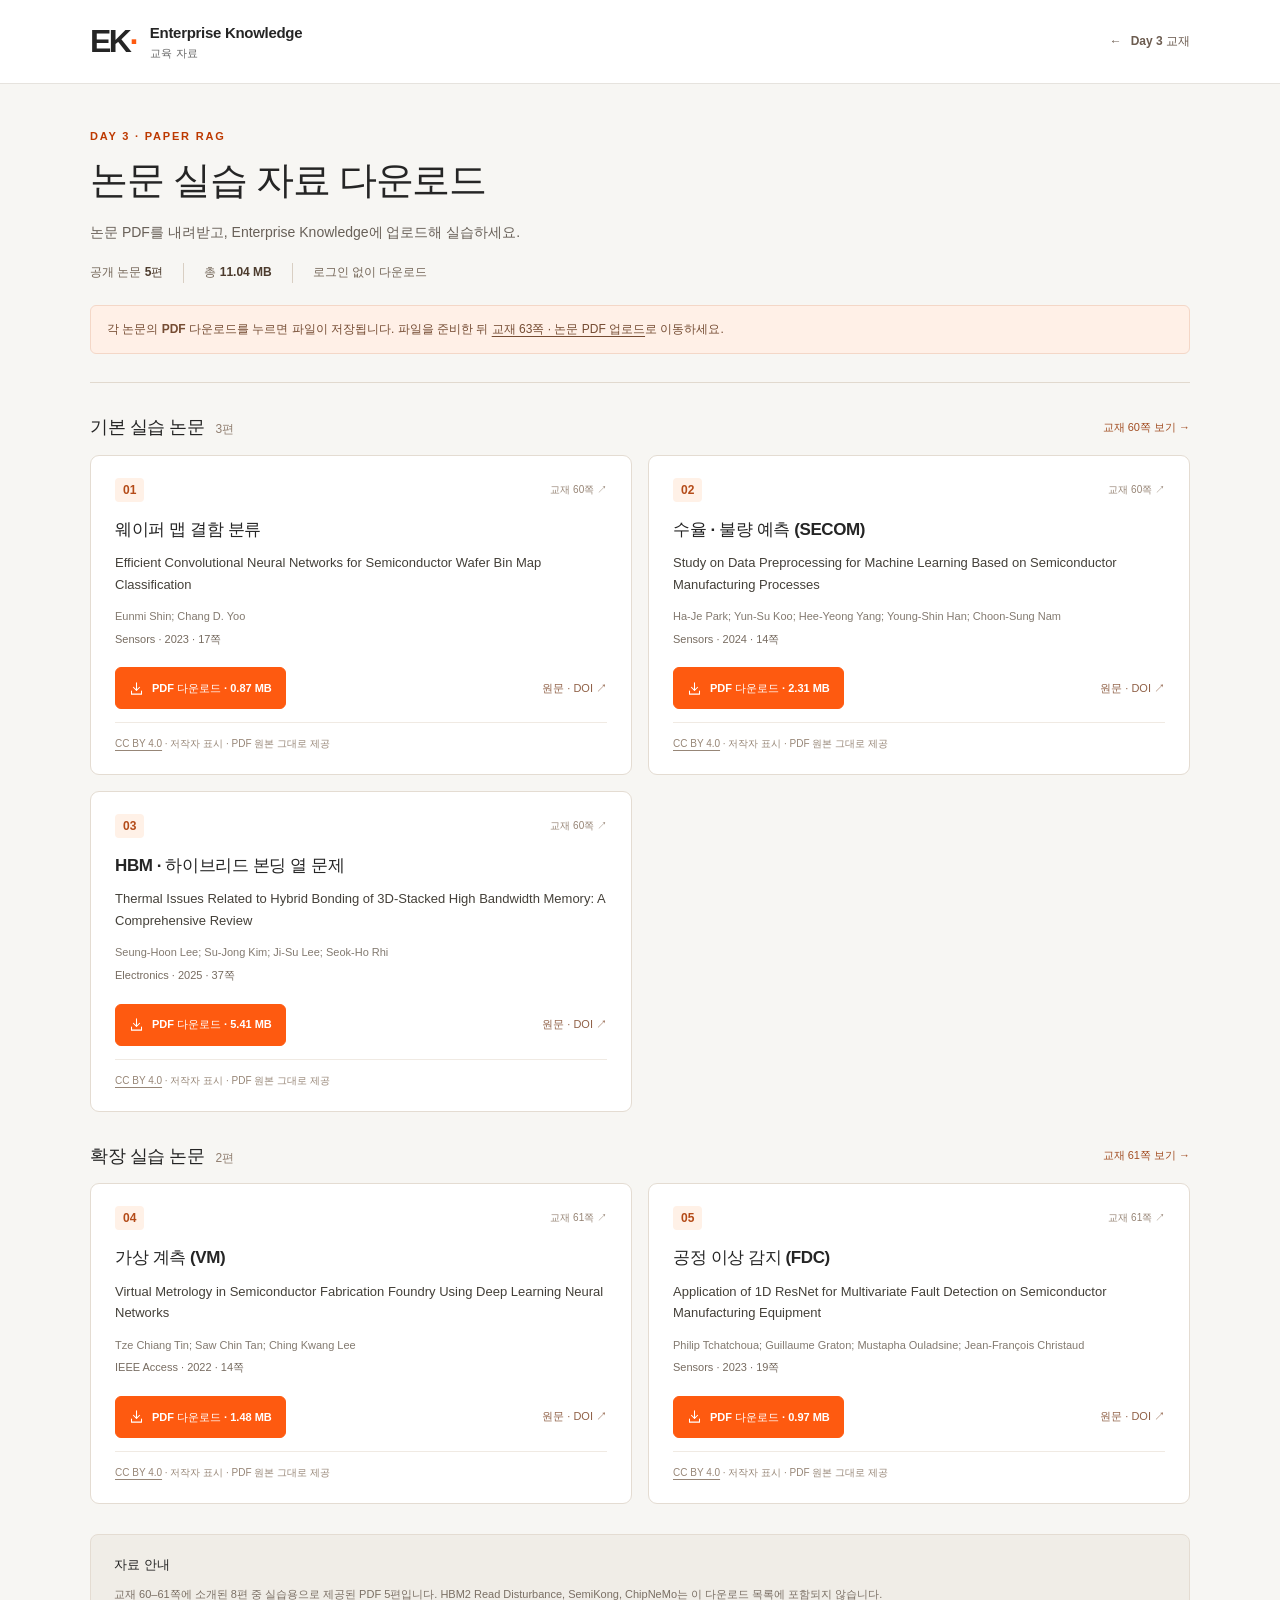
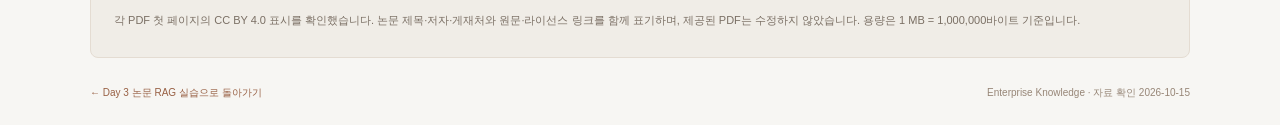
<file: day3/downloads/index.html>
<!doctype html>
<html lang="ko">
<head>
  <meta charset="utf-8">
  <meta name="viewport" content="width=device-width, initial-scale=1">
  <meta name="theme-color" content="#FE5A10">
  <meta name="description" content="Enterprise Knowledge Day 3 논문 RAG 실습에 사용하는 공개 논문 PDF 5편을 바로 다운로드합니다.">
  <title>Day 3 논문 PDF 다운로드 · Enterprise Knowledge</title>
  <link rel="stylesheet" href="../assets/site.css">
  <link rel="stylesheet" href="downloads.css">
</head>
<body class="downloads-page">
  <a class="skip-link" href="#main">본문으로 바로 가기</a>
  <header class="topbar downloads-topbar">
    <a class="brand" href="../" aria-label="Enterprise Knowledge Day 3 실습 교재"><span class="brand-symbol" aria-hidden="true">EK<span>·</span></span><span class="brand-name">Enterprise Knowledge<small>교육 자료</small></span></a>
    <a class="back-to-course" href="../#slide-58"><span aria-hidden="true">←</span> Day 3 교재</a>
  </header>
  <main id="main" class="downloads-main" tabindex="-1">
    <section class="downloads-intro" aria-labelledby="downloads-title">
      <p class="eyebrow">DAY 3 · PAPER RAG</p>
      <h1 id="downloads-title">논문 실습 자료 다운로드</h1>
      <p class="downloads-lead">논문 PDF를 내려받고, Enterprise Knowledge에 업로드해 실습하세요.</p>
      <div class="downloads-summary"><span>공개 논문 <strong>5편</strong></span><span>총 <strong>11.04 MB</strong></span><span>로그인 없이 다운로드</span></div>
      <p class="downloads-instruction">각 논문의 <strong>PDF 다운로드</strong>를 누르면 파일이 저장됩니다. 파일을 준비한 뒤 <a href="../#slide-63">교재 63쪽 · 논문 PDF 업로드</a>로 이동하세요.</p>
    </section>
    <section class="paper-group" aria-labelledby="core-title">
      <div class="group-heading"><h2 id="core-title">기본 실습 논문 <span>3편</span></h2><a href="../#slide-60">교재 60쪽 보기 <span aria-hidden="true">→</span></a></div>
      <div class="paper-grid">
      <article class="paper-card" id="paper-1">
        <div class="paper-card-top"><span class="paper-number">01</span><a class="slide-reference" href="../#slide-60">교재 60쪽 ↗</a></div>
        <h3>웨이퍼 맵 결함 분류</h3>
        <p class="paper-title" lang="en">Efficient Convolutional Neural Networks for Semiconductor Wafer Bin Map Classification</p>
        <p class="paper-authors" lang="en">Eunmi Shin; Chang D. Yoo</p>
        <p class="paper-publication">Sensors · 2023 · 17쪽</p>
        <div class="paper-card-actions"><a class="button primary" href="../papers/sensors-23-01926-v3.pdf" download="sensors-23-01926-v3.pdf" aria-label="웨이퍼 맵 결함 분류 PDF 다운로드, 0.87 MB"><svg viewBox="0 0 24 24" aria-hidden="true"><path d="M12 3v12m-5-5 5 5 5-5M4 16v5h16v-5"/></svg><span>PDF 다운로드 · 0.87 MB</span></a><a class="source-link" href="https://doi.org/10.3390/s23041926" target="_blank" rel="noopener noreferrer">원문 · DOI <span aria-hidden="true">↗</span><span class="sr-only"> (새 창)</span></a></div>
        <p class="paper-license"><a href="https://creativecommons.org/licenses/by/4.0/" target="_blank" rel="noopener noreferrer">CC BY 4.0<span class="sr-only"> (새 창)</span></a> · 저작자 표시 · PDF 원본 그대로 제공</p>
      </article>
      <article class="paper-card" id="paper-2">
        <div class="paper-card-top"><span class="paper-number">02</span><a class="slide-reference" href="../#slide-60">교재 60쪽 ↗</a></div>
        <h3>수율 · 불량 예측 (SECOM)</h3>
        <p class="paper-title" lang="en">Study on Data Preprocessing for Machine Learning Based on Semiconductor Manufacturing Processes</p>
        <p class="paper-authors" lang="en">Ha-Je Park; Yun-Su Koo; Hee-Yeong Yang; Young-Shin Han; Choon-Sung Nam</p>
        <p class="paper-publication">Sensors · 2024 · 14쪽</p>
        <div class="paper-card-actions"><a class="button primary" href="../papers/sensors-24-05461.pdf" download="sensors-24-05461.pdf" aria-label="수율 · 불량 예측 (SECOM) PDF 다운로드, 2.31 MB"><svg viewBox="0 0 24 24" aria-hidden="true"><path d="M12 3v12m-5-5 5 5 5-5M4 16v5h16v-5"/></svg><span>PDF 다운로드 · 2.31 MB</span></a><a class="source-link" href="https://doi.org/10.3390/s24175461" target="_blank" rel="noopener noreferrer">원문 · DOI <span aria-hidden="true">↗</span><span class="sr-only"> (새 창)</span></a></div>
        <p class="paper-license"><a href="https://creativecommons.org/licenses/by/4.0/" target="_blank" rel="noopener noreferrer">CC BY 4.0<span class="sr-only"> (새 창)</span></a> · 저작자 표시 · PDF 원본 그대로 제공</p>
      </article>
      <article class="paper-card" id="paper-3">
        <div class="paper-card-top"><span class="paper-number">03</span><a class="slide-reference" href="../#slide-60">교재 60쪽 ↗</a></div>
        <h3>HBM · 하이브리드 본딩 열 문제</h3>
        <p class="paper-title" lang="en">Thermal Issues Related to Hybrid Bonding of 3D-Stacked High Bandwidth Memory: A Comprehensive Review</p>
        <p class="paper-authors" lang="en">Seung-Hoon Lee; Su-Jong Kim; Ji-Su Lee; Seok-Ho Rhi</p>
        <p class="paper-publication">Electronics · 2025 · 37쪽</p>
        <div class="paper-card-actions"><a class="button primary" href="../papers/electronics-14-02682-v2.pdf" download="electronics-14-02682-v2.pdf" aria-label="HBM · 하이브리드 본딩 열 문제 PDF 다운로드, 5.41 MB"><svg viewBox="0 0 24 24" aria-hidden="true"><path d="M12 3v12m-5-5 5 5 5-5M4 16v5h16v-5"/></svg><span>PDF 다운로드 · 5.41 MB</span></a><a class="source-link" href="https://doi.org/10.3390/electronics14132682" target="_blank" rel="noopener noreferrer">원문 · DOI <span aria-hidden="true">↗</span><span class="sr-only"> (새 창)</span></a></div>
        <p class="paper-license"><a href="https://creativecommons.org/licenses/by/4.0/" target="_blank" rel="noopener noreferrer">CC BY 4.0<span class="sr-only"> (새 창)</span></a> · 저작자 표시 · PDF 원본 그대로 제공</p>
      </article>
      </div>
    </section>
    <section class="paper-group" aria-labelledby="extension-title">
      <div class="group-heading"><h2 id="extension-title">확장 실습 논문 <span>2편</span></h2><a href="../#slide-61">교재 61쪽 보기 <span aria-hidden="true">→</span></a></div>
      <div class="paper-grid">
      <article class="paper-card" id="paper-5">
        <div class="paper-card-top"><span class="paper-number">04</span><a class="slide-reference" href="../#slide-61">교재 61쪽 ↗</a></div>
        <h3>가상 계측 (VM)</h3>
        <p class="paper-title" lang="en">Virtual Metrology in Semiconductor Fabrication Foundry Using Deep Learning Neural Networks</p>
        <p class="paper-authors" lang="en">Tze Chiang Tin; Saw Chin Tan; Ching Kwang Lee</p>
        <p class="paper-publication">IEEE Access · 2022 · 14쪽</p>
        <div class="paper-card-actions"><a class="button primary" href="../papers/Virtual_Metrology_in_Semiconductor_Fabrication_Foundry_Using_Deep_Learning_Neural_Networks.pdf" download="Virtual_Metrology_in_Semiconductor_Fabrication_Foundry_Using_Deep_Learning_Neural_Networks.pdf" aria-label="가상 계측 (VM) PDF 다운로드, 1.48 MB"><svg viewBox="0 0 24 24" aria-hidden="true"><path d="M12 3v12m-5-5 5 5 5-5M4 16v5h16v-5"/></svg><span>PDF 다운로드 · 1.48 MB</span></a><a class="source-link" href="https://doi.org/10.1109/ACCESS.2022.3193783" target="_blank" rel="noopener noreferrer">원문 · DOI <span aria-hidden="true">↗</span><span class="sr-only"> (새 창)</span></a></div>
        <p class="paper-license"><a href="https://creativecommons.org/licenses/by/4.0/" target="_blank" rel="noopener noreferrer">CC BY 4.0<span class="sr-only"> (새 창)</span></a> · 저작자 표시 · PDF 원본 그대로 제공</p>
      </article>
      <article class="paper-card" id="paper-6">
        <div class="paper-card-top"><span class="paper-number">05</span><a class="slide-reference" href="../#slide-61">교재 61쪽 ↗</a></div>
        <h3>공정 이상 감지 (FDC)</h3>
        <p class="paper-title" lang="en">Application of 1D ResNet for Multivariate Fault Detection on Semiconductor Manufacturing Equipment</p>
        <p class="paper-authors" lang="en">Philip Tchatchoua; Guillaume Graton; Mustapha Ouladsine; Jean-François Christaud</p>
        <p class="paper-publication">Sensors · 2023 · 19쪽</p>
        <div class="paper-card-actions"><a class="button primary" href="../papers/sensors-23-09099-v2.pdf" download="sensors-23-09099-v2.pdf" aria-label="공정 이상 감지 (FDC) PDF 다운로드, 0.97 MB"><svg viewBox="0 0 24 24" aria-hidden="true"><path d="M12 3v12m-5-5 5 5 5-5M4 16v5h16v-5"/></svg><span>PDF 다운로드 · 0.97 MB</span></a><a class="source-link" href="https://doi.org/10.3390/s23229099" target="_blank" rel="noopener noreferrer">원문 · DOI <span aria-hidden="true">↗</span><span class="sr-only"> (새 창)</span></a></div>
        <p class="paper-license"><a href="https://creativecommons.org/licenses/by/4.0/" target="_blank" rel="noopener noreferrer">CC BY 4.0<span class="sr-only"> (새 창)</span></a> · 저작자 표시 · PDF 원본 그대로 제공</p>
      </article>
      </div>
    </section>
    <aside class="download-notes" aria-labelledby="notes-title">
      <h2 id="notes-title">자료 안내</h2>
      <p>교재 60–61쪽에 소개된 8편 중 실습용으로 제공된 PDF 5편입니다. HBM2 Read Disturbance, SemiKong, ChipNeMo는 이 다운로드 목록에 포함되지 않습니다.</p>
      <p>각 PDF 첫 페이지의 CC BY 4.0 표시를 확인했습니다. 논문 제목·저자·게재처와 원문·라이선스 링크를 함께 표기하며, 제공된 PDF는 수정하지 않았습니다. 용량은 1 MB = 1,000,000바이트 기준입니다.</p>
    </aside>
    <footer class="downloads-footer"><a href="../#slide-58">← Day 3 논문 RAG 실습으로 돌아가기</a><span>Enterprise Knowledge · 자료 확인 2026-10-15</span></footer>
  </main>
</body>
</html>
</file>
<file: assets/site.css>
:root{--orange:#fe5a10;--orange-dark:#bd3900;--orange-soft:#fff0e7;--ink:#252525;--muted:#696969;--border:#e6e3de;--surface:#fff;--canvas:#f7f6f3;--sidebar-width:302px;--topbar-height:84px;font-family:"Malgun Gothic","Apple SD Gothic Neo","Noto Sans KR",Arial,sans-serif;color:var(--ink);font-synthesis:none}
*{box-sizing:border-box}body{margin:0;background:var(--canvas);line-height:1.6}button,input{font:inherit}button,a,input,summary{touch-action:manipulation}button{cursor:pointer}button:disabled{cursor:default;opacity:.35}a{color:inherit;text-decoration:none}button:focus-visible,a:focus-visible,input:focus-visible,summary:focus-visible,[tabindex]:focus-visible{outline:3px solid var(--orange);outline-offset:4px}button{color:inherit}svg{width:20px;height:20px;fill:none;stroke:currentColor;stroke-width:1.65;stroke-linecap:round;stroke-linejoin:round;flex-shrink:0}button svg{pointer-events:none}[hidden]{display:none!important}.sr-only{position:absolute;width:1px;height:1px;padding:0;margin:-1px;overflow:hidden;clip:rect(0,0,0,0);white-space:nowrap;border:0}.skip-link{position:fixed;top:-70px;left:20px;background:var(--ink);color:#fff;padding:10px 18px;z-index:100}.skip-link:focus{top:12px}.topbar{position:sticky;top:0;height:var(--topbar-height);padding:0 32px 0 26px;background:#fff;display:flex;align-items:center;gap:19px;border-bottom:1px solid var(--border);z-index:30}.brand{display:flex;align-items:center;gap:14px;flex-shrink:0}.brand-symbol{font-family:Arial,sans-serif;font-size:32px;font-weight:800;letter-spacing:-2.5px;line-height:1}.brand-symbol span{color:var(--orange)}.brand-name{font-size:15px;font-weight:700;line-height:1.3;letter-spacing:-.3px}.brand-name small{display:block;color:var(--muted);font-size:11px;font-weight:400;margin-top:3px;letter-spacing:.4px}.day-pill{font:700 10px Arial,sans-serif;letter-spacing:1.1px;color:var(--orange-dark);background:var(--orange-soft);border:1px solid #ffd8c5;padding:5px 8px;border-radius:4px}.search{position:relative;display:flex;align-items:center;gap:11px;margin-left:auto;width:min(370px,40vw);background:#f6f5f3;border:1px solid #ebe8e3;border-radius:8px;padding:9px 12px;color:var(--muted)}.search:focus-within{border-color:var(--orange);box-shadow:0 0 0 2px #fe5a1010}.search input{width:100%;min-width:0;border:0;background:transparent;outline:none!important;font-size:13px;line-height:1.6;color:var(--ink)}.search input::placeholder{color:#74716d}.search kbd{white-space:nowrap;font:10px Arial,sans-serif;background:white;border:1px solid #ddd9d3;border-radius:3px;padding:3px 5px;color:#74716d}.icon-button{display:inline-flex;align-items:center;justify-content:center;width:36px;height:36px;padding:7px;border:1px solid var(--border);background:white;border-radius:6px}.menu-toggle,.mobile-close{display:none}.app-layout{display:grid;grid-template-columns:var(--sidebar-width) minmax(0,1fr);min-height:calc(100vh - var(--topbar-height))}.sidebar{position:sticky;top:var(--topbar-height);height:calc(100dvh - var(--topbar-height));align-self:start;background:white;border-right:1px solid var(--border);display:flex;flex-direction:column;overflow:auto;overscroll-behavior:contain;scrollbar-width:thin;scrollbar-color:#d2cdc5 transparent}.sidebar-heading{padding:25px 24px 7px;display:flex;align-items:center;justify-content:space-between}.eyebrow{font:700 9px Arial,sans-serif;letter-spacing:1.8px;color:var(--orange-dark);margin:0 0 7px}.sidebar h2{font-size:19px;letter-spacing:-.5px;margin:0}.search-status{margin:0;padding:0 24px 21px;color:var(--muted);font-size:11px;border-bottom:1px solid #f0eeea}#course-nav{padding:11px 13px 20px}.module-group{border-bottom:1px solid #eeeae5;margin-bottom:4px}.module-group:last-child{border-bottom:0}.module-group>summary{list-style:none;display:flex;gap:9px;align-items:center;padding:12px 10px;font-size:12px;font-weight:700;cursor:pointer;line-height:1.5}.module-group>summary::-webkit-details-marker{display:none}.module-group>summary::after{content:"";width:5px;height:5px;flex-shrink:0;border-right:1.4px solid #999;border-bottom:1.4px solid #999;transform:rotate(-45deg);margin-left:auto}.module-group[open]>summary::after{transform:rotate(45deg)}.module-number{font:700 10px Arial,sans-serif;color:var(--orange-dark);min-width:17px}.module-count{font:11px Arial,sans-serif;color:#8b8882;margin-left:0}.module-links{list-style:none;margin:0 0 10px;padding:0}.nav-link{display:flex;gap:9px;align-items:baseline;padding:8px 10px 8px 13px;line-height:1.65;font-size:11px;color:#5f5c58;border-left:2px solid transparent;border-radius:0 5px 5px 0;margin-bottom:2px}.nav-link:hover{background:#f8f6f2;color:var(--ink)}.nav-link[aria-current="page"]{border-left-color:var(--orange);color:#a93400;background:var(--orange-soft);font-weight:700}.nav-page{font:10px Arial,sans-serif;flex:0 0 21px;color:#91877f}.nav-link[aria-current="page"] .nav-page{color:#b23c09}.nav-title{word-break:keep-all;overflow-wrap:anywhere}.nav-excerpt{display:block;font-size:10px;font-weight:400;color:#777;line-height:1.7;margin-top:3px}.nav-link mark,.transcript mark{background:#ffe0ab;color:inherit;border-radius:2px}.no-results{font-size:12px;color:var(--muted);padding:15px 10px;line-height:1.8}.sidebar-footer{margin-top:auto;padding:21px 24px;background:#fbfaf8;border-top:1px solid var(--border);font-size:10px;color:#77716c}.sidebar-footer>span{vertical-align:middle}.status-dot{display:inline-block;width:5px;height:5px;border-radius:50%;background:var(--orange);margin-right:6px}.sidebar-footer p{font-size:10px;line-height:1.9;margin:8px 0 0;color:#8a837b}main{padding:34px clamp(20px,3.6vw,68px) 16px;min-width:0}#reader{max-width:1340px;margin:auto}.reader-heading{margin-bottom:22px}.breadcrumb{display:flex;align-items:center;gap:10px;color:#77716c;font-size:11px}.breadcrumb>span:first-child{color:var(--orange-dark);font-weight:700}.breadcrumb>span:nth-child(2){color:#c5bdb3}.title-row{display:flex;align-items:center;justify-content:space-between;gap:20px;margin:9px 0 8px}h1{font-size:clamp(23px,2.05vw,34px);line-height:1.4;letter-spacing:-1px;word-break:keep-all;overflow-wrap:anywhere;margin:0;font-weight:700}.source-page{flex-shrink:0;font:11px Arial,sans-serif;letter-spacing:.4px;color:#8b837a;background:#efede8;border:1px solid #e3dfd9;border-radius:4px;padding:5px 9px}.reader-meta{display:flex;align-items:center;justify-content:space-between;gap:15px;font-size:10px;color:#847c73}.reader-meta p{margin:0}.slide-card{background:white;border:1px solid #e1dcd4;border-radius:9px;overflow:hidden;box-shadow:0 5px 20px #33220805}.slide-toolbar{height:45px;display:flex;align-items:center;justify-content:space-between;padding:0 17px;border-bottom:1px solid #eeeae5;background:#fff}.slide-toolbar>span{font-size:10px;color:#7c756d;display:flex;align-items:center;gap:7px}.tiny-square{width:5px;height:5px;background:var(--orange);display:inline-block}.slide-toolbar>div{display:flex;align-items:center;gap:15px}.text-button{display:inline-flex;align-items:center;gap:5px;border:0;background:transparent;padding:7px 0;font-size:10px;color:#625c55}.text-button:hover{color:var(--orange-dark)}.text-button svg{width:14px;height:14px}.slide-image-wrap{position:relative;background:#fff;min-height:120px;display:flex;align-items:center;justify-content:center;aspect-ratio:16/9}.slide-image-wrap img{display:block;width:100%;height:auto;object-fit:contain;cursor:zoom-in}.image-error{padding:30px;font-size:14px;text-align:center;color:var(--muted)}.page-navigation{display:flex;align-items:center;justify-content:space-between;gap:15px;margin:17px 0 24px}.button{display:inline-flex;align-items:center;justify-content:center;gap:12px;background:#fff;border:1px solid #ddd7ce;border-radius:6px;padding:9px 17px;font-size:11px;font-weight:700;min-height:39px;line-height:1.5}.button:not(:disabled):hover{background:var(--orange-soft);border-color:#f4c3a8;color:var(--orange-dark)}.button.primary{background:var(--orange);color:white;border-color:var(--orange)}.page-navigation-count{font:11px Arial,sans-serif;color:#999087}.page-navigation-count strong{color:#514c46;font-weight:700}.transcript{border:1px solid #e2ddd5;border-radius:8px;background:#fff;overflow:hidden}.transcript>summary{list-style:none;cursor:pointer;display:flex;align-items:center;justify-content:space-between;padding:16px 20px;font-size:12px;font-weight:700}.transcript>summary::-webkit-details-marker{display:none}.transcript>summary>span:first-child{display:flex;align-items:center;gap:10px}.transcript>summary svg{width:15px;height:15px;color:var(--orange-dark)}.details-label{display:flex;align-items:center;gap:10px;font-size:10px;color:#827a71;font-weight:400}.details-label::after{content:"";width:6px;height:6px;border-right:1.5px solid currentColor;border-bottom:1.5px solid currentColor;transform:rotate(45deg);margin-top:-4px}.transcript[open] .details-label::after{transform:rotate(225deg);margin-top:4px}.transcript-inner{border-top:1px solid #efece7;padding:18px 24px 25px}.transcript-note{font-size:10px;color:#84796e;line-height:1.8;padding:10px 13px;background:#f8f6f2;border-radius:4px;margin:0 0 18px}#slide-text p{font-size:14px;line-height:1.95;margin:0 0 10px;white-space:pre-wrap;overflow-wrap:anywhere;word-break:keep-all}#slide-text p:last-child{margin-bottom:0}.inline-reference{color:#a63b0c;text-decoration:underline;text-decoration-color:#e5b39c;text-underline-offset:3px}.inline-reference:hover{color:var(--orange)}.table-wrapper{overflow:auto;max-width:100%;margin:20px 0 0;border:1px solid #e4dfd7;border-radius:5px}.table-wrapper table{width:100%;border-collapse:collapse;font-size:12px;line-height:1.8;min-width:430px}.table-wrapper caption{text-align:left;padding:9px 12px;font-weight:700;background:#fff9f3;border-bottom:1px solid #e4dfd7;color:#714425}.table-wrapper td{border-right:1px solid #e8e3dc;border-bottom:1px solid #e8e3dc;padding:9px 12px;vertical-align:top;white-space:pre-wrap;word-break:keep-all;overflow-wrap:anywhere}.table-wrapper tr:nth-child(even){background:#faf9f7}.table-wrapper tr:last-child td{border-bottom:0}.table-wrapper td:last-child{border-right:0}#slide-links:not(:empty){margin-top:22px;border-top:1px solid #eeeae4;padding-top:15px}#slide-links h2{font-size:12px;margin:0 0 8px}#slide-links ul{padding-left:17px;margin:0}#slide-links li{padding:3px 0;font-size:12px}#slide-links a{color:#a63b0c;text-decoration:underline;text-underline-offset:3px;overflow-wrap:anywhere}.reader-footer{display:flex;justify-content:space-between;gap:10px;padding:24px 0 8px;font-size:9px;color:#9b9185}.loading-panel,.error-panel{max-width:700px;margin:80px auto;padding:40px;text-align:center}.loading-panel h1,.error-panel h1{font-size:25px}.loading-panel p,.error-panel p{font-size:14px;color:var(--muted)}.loading-spinner{display:inline-block;width:26px;height:26px;border:2px solid #ede7df;border-top-color:var(--orange);border-radius:50%;animation:spin 1s linear infinite;margin-bottom:18px}@keyframes spin{to{transform:rotate(360deg)}}.error-panel .primary{margin-top:16px}.image-dialog{width:calc(100vw - 32px);max-width:1800px;max-height:calc(100dvh - 32px);padding:0;border:1px solid #d8d1c6;border-radius:10px;background:#faf9f6;box-shadow:0 24px 80px #0003;overscroll-behavior:contain}.image-dialog::backdrop{background:#16100acf;backdrop-filter:blur(4px)}.dialog-toolbar{display:flex;align-items:center;justify-content:space-between;gap:20px;padding:13px 20px;background:white;border-bottom:1px solid #e8e2d8;position:sticky;top:0;z-index:1}.dialog-toolbar h2{font-size:13px;line-height:1.5;margin:0;overflow-wrap:anywhere}.dialog-toolbar .button{padding:6px 12px;min-height:32px;flex-shrink:0}.dialog-image-wrap{overflow:auto;background:white}.dialog-image-wrap img{display:block;width:100%;min-width:850px;height:auto}.image-dialog>p{font-size:11px;color:#81766a;margin:12px 20px}.toast{position:fixed;bottom:26px;left:50%;transform:translateX(-50%);z-index:100;background:#302923;color:white;border-radius:7px;padding:11px 20px;font-size:12px;box-shadow:0 5px 25px #0002;max-width:calc(100vw - 32px);width:max-content}.noscript-message{position:fixed;inset:100px 20px auto;background:#fff4e8;border:1px solid var(--orange);padding:20px;z-index:100}.nav-backdrop{display:none}
@media(min-width:1600px){:root{--sidebar-width:324px}main{padding-top:44px}.nav-link{font-size:12px}.module-group>summary{font-size:13px}.sidebar-heading{padding-top:33px}.reader-meta{font-size:11px}}
@media(max-width:1100px){:root{--sidebar-width:260px}.topbar{padding:0 22px;gap:13px}.brand-name{font-size:13px}.search{width:290px}main{padding:28px 24px 12px}.sidebar-heading{padding-left:20px}.search-status{padding-left:20px}.reader-meta{display:block}#shortcuts-hint{display:none}.title-row{gap:12px}.source-page{font-size:10px}.nav-link{padding-left:10px}.module-group>summary{font-size:11px}.slide-toolbar{padding:0 13px}}
@media(max-width:800px){:root{--topbar-height:74px}.topbar{padding:0 17px;gap:12px;flex-wrap:wrap}.brand{gap:10px}.brand-symbol{font-size:28px}.brand-name{font-size:12px}.brand-name small{font-size:9px}.day-pill{font-size:9px;padding:4px 6px}.menu-toggle,.mobile-close{display:inline-flex}.search{width:min(260px,35vw);padding:8px 9px}.search input{font-size:12px}.search kbd{display:none}.app-layout{display:block}.sidebar{position:fixed;top:0;left:0;width:310px;max-width:86vw;height:100dvh;z-index:60;transform:translateX(-101%);transition:transform .2s ease;box-shadow:5px 0 35px #0001}.sidebar.is-open{transform:translateX(0)}.nav-backdrop:not([hidden]){display:block;position:fixed;inset:0;background:#20160d66;border:0;z-index:55}.sidebar-heading{padding:24px 20px 8px}.sidebar .nav-link{font-size:12px;padding-top:9px;padding-bottom:9px}.sidebar .module-group>summary{font-size:12px}main{padding:25px 22px 14px}h1{font-size:27px}.reader-heading{margin-bottom:18px}.reader-meta{font-size:11px}.reader-footer{font-size:9px}.transcript-inner{padding:17px 20px}.slide-toolbar{height:43px}}
@media(max-width:540px){:root{--topbar-height:125px}.topbar{height:125px;padding:12px 16px;gap:11px;align-content:center}.menu-toggle{width:32px;height:32px;padding:6px}.brand-name{font-size:13px}.day-pill{margin-left:auto}.search{order:10;flex-basis:100%;width:100%;margin:0;padding:7px 10px;border-radius:6px}.search input{font-size:13px}.search svg{width:17px;height:17px}.topbar .brand-symbol{font-size:28px}.brand{gap:10px}.brand-name small{display:none}main{padding:21px 14px 14px}.breadcrumb{font-size:10px;gap:8px}h1{font-size:23px;letter-spacing:-.6px}.title-row{align-items:flex-start;gap:8px;margin-top:9px}.source-page{font-size:9px;padding:4px 6px;margin-top:4px}.reader-meta{font-size:10px}.reader-heading{margin-bottom:16px}.slide-card{border-radius:7px}.slide-toolbar{height:42px;padding:0 11px}.slide-toolbar>span{font-size:9px}.slide-toolbar>div{gap:12px}.text-button{font-size:10px;gap:4px}.text-button svg{width:12px;height:12px}.slide-image-wrap{min-height:0}.page-navigation{margin:14px 0 19px}.button{min-height:40px;padding:9px 15px;font-size:11px}.transcript>summary{padding:15px 16px}.transcript-inner{padding:14px 16px 20px}.transcript-note{font-size:10px}#slide-text p{font-size:14px;line-height:1.9}.reader-footer{flex-direction:column;gap:2px;padding-top:19px}.image-dialog{width:calc(100vw - 16px);max-height:calc(100dvh - 16px);border-radius:7px}.dialog-toolbar{padding:10px 12px;gap:12px}.dialog-toolbar h2{font-size:11px}.image-dialog>p{font-size:10px;margin:10px 12px}.loading-panel,.error-panel{margin:35px auto;padding:25px 10px}.loading-panel h1,.error-panel h1{font-size:22px}}
@media(prefers-reduced-motion:reduce){*,*::before,*::after{animation:none!important;transition:none!important;scroll-behavior:auto!important}}
@media print{.topbar,.sidebar,.slide-toolbar,.page-navigation,.reader-footer,.nav-backdrop,.toast,.image-dialog{display:none!important}.app-layout{display:block}main{padding:0}body{background:white}.reader-heading{margin-bottom:14px}h1{font-size:20px}.slide-card{box-shadow:none;border:1px solid #ddd;break-inside:avoid}.transcript{margin-top:20px;break-inside:auto}.transcript>summary{padding:10px}.transcript-inner{padding:12px}.reader-meta{font-size:9px}.table-wrapper{overflow:visible}#slide-text p{font-size:11px}.source-page{border:0}a{color:inherit}}
.search-results-button{display:none;white-space:nowrap;border:0;background:#ffeadf;border-radius:4px;color:#a93400;padding:4px 7px;font-size:10px;font-weight:700}@media(max-width:800px){.search-results-button:not([hidden]){display:block}}
.public-mask-note{margin:0;padding:9px 17px;border-top:1px solid #eeeae5;font-size:10px;line-height:1.7;color:#817568;background:#fbf9f6}

/* Course-day navigation; source content remains separate. */
.day-switch{position:relative;flex-shrink:0}.day-switch>summary{display:flex;align-items:center;gap:5px;list-style:none;cursor:pointer}.day-switch>summary::-webkit-details-marker{display:none}.day-switch>summary:focus-visible{outline:3px solid #fe5a10;outline-offset:3px}.day-switch>nav{position:absolute;right:0;top:calc(100% + 12px);min-width:210px;padding:8px;background:#fff;border:1px solid #e4ded7;border-radius:8px;box-shadow:0 8px 25px #0002;z-index:80}.day-switch>nav>a{display:block;padding:11px 13px;color:#3c342f;font-size:13px;line-height:1.4;text-decoration:none;white-space:nowrap}.day-switch>nav>a:hover,.day-switch>nav>a:focus-visible{background:#fff0e7;color:#af3b10}.day-switch>nav>a[aria-current]{font-weight:700}

@media(max-width:800px){.day-switch>nav{position:fixed;top:calc(var(--topbar-height) - 4px);left:16px;right:16px;min-width:0}}@media(max-width:380px){.topbar{column-gap:8px}.topbar .brand-name{font-size:11px}.topbar .brand-symbol{font-size:26px}}
</file>
<file: assets/full-guide.css>
.guide-download-bar{display:flex;align-items:center;justify-content:space-between;gap:16px;max-width:1340px;margin:0 auto 24px;padding:16px 19px;border:1px solid #ead8c9;border-radius:9px;background:#fffaf6}
.guide-download-copy{min-width:0;color:#52463c;line-height:1.6}
.guide-download-copy strong{display:block;font-size:12px;font-weight:700;word-break:keep-all;overflow-wrap:anywhere}
.guide-download-copy span{display:block;margin-top:3px;font-size:10px;color:#897769}
.full-guide-download{display:inline-flex;align-items:center;justify-content:center;gap:8px;flex-shrink:0;min-height:44px;max-width:100%;padding:11px 15px;border:1px solid #c84208;border-radius:6px;background:#b83b05;color:#fff;text-decoration:none;font-size:12px;font-weight:700;line-height:1.5;text-align:center;word-break:keep-all;overflow-wrap:anywhere;transition:background .15s,border-color .15s}
.full-guide-download:hover{background:#963004;border-color:#963004;color:#fff}
.full-guide-download:focus-visible{outline:3px solid #fe5a10;outline-offset:4px}
.full-guide-download svg{width:17px;height:17px;flex:none;fill:none;stroke:currentColor;stroke-width:1.8;stroke-linecap:round;stroke-linejoin:round}
.material-choice{margin-bottom:19px}
.material-choice .material-card{margin-bottom:0;border-radius:9px 9px 0 0}
.material-download{display:flex;align-items:center;justify-content:space-between;gap:15px;padding:14px 25px;background:#fffaf6;border:1px solid #e0d9ce;border-top:0;border-radius:0 0 9px 9px}
.material-download-label{font-size:11px;color:#827063;line-height:1.7;word-break:keep-all}
@media(max-width:600px){.guide-download-bar{align-items:stretch;flex-direction:column;gap:12px;padding:15px;margin-bottom:22px}.guide-download-copy strong{font-size:12px}.full-guide-download{width:100%;font-size:12px;min-height:46px;padding:11px 10px}.material-download{align-items:stretch;flex-direction:column;gap:9px;padding:14px 18px}.material-download-label{font-size:10px}}
@media(prefers-reduced-motion:reduce){.full-guide-download{transition:none}}
@media print{.guide-download-bar,.material-download{display:none!important}}
</file>
<file: day2/assets/day2.css>
:root{font-family:"Malgun Gothic","Apple SD Gothic Neo","Noto Sans KR",Arial,sans-serif;color:#282522;background:#f7f6f3;font-synthesis:none;--orange:#fe5a10;--orange-dark:#ac3500;--border:#e5e0d8;--muted:#7b7268}*{box-sizing:border-box}body{margin:0;line-height:1.6}a{color:inherit;text-decoration:none}a:focus-visible,[tabindex]:focus-visible{outline:3px solid var(--orange);outline-offset:5px}.skip-link{position:fixed;top:-70px;left:20px;background:#282522;color:white;padding:10px 18px;z-index:50}.skip-link:focus{top:12px}.topbar{height:84px;display:flex;align-items:center;justify-content:space-between;padding:0 clamp(22px,5vw,80px);border-bottom:1px solid var(--border);background:white;gap:24px}.brand{display:flex;align-items:center;gap:14px}.brand-symbol{font-family:Arial,sans-serif;font-size:32px;font-weight:800;letter-spacing:-2.5px;line-height:1}.brand-symbol span{color:var(--orange)}.brand-name{font-size:15px;font-weight:700;line-height:1.3;letter-spacing:-.3px}.brand-name small{display:block;color:var(--muted);font-size:11px;font-weight:400;margin-top:3px;letter-spacing:.4px}.day-navigation{display:flex;align-items:center;gap:8px;font:700 12px Arial,sans-serif}.day-navigation>*{display:block;padding:8px 15px;border-radius:5px}.day-navigation a{color:#746b61}.day-navigation a:hover{background:#f5f2ed}.day-navigation [aria-current]{background:#fff0e7;color:var(--orange-dark);border:1px solid #ffd8c5}main{max-width:1110px;margin:0 auto;padding:65px 35px 24px}.intro{padding-bottom:43px;border-bottom:1px solid var(--border)}.eyebrow{margin:0 0 14px;color:var(--orange-dark);font:700 10px Arial,sans-serif;letter-spacing:1.8px}h1{font-size:clamp(29px,3.4vw,44px);letter-spacing:-1.6px;line-height:1.4;margin:0 0 17px;word-break:keep-all}.intro-copy{font-size:14px;color:#7a7167;line-height:1.95;margin:0;word-break:keep-all}.materials{margin-top:29px}.section-heading{display:flex;align-items:center;justify-content:space-between;margin-bottom:14px}.section-heading h2{font-size:13px;margin:0;letter-spacing:-.2px}.section-heading>span{font-size:10px;color:#92877c}.material-card{display:flex;align-items:center;gap:25px;background:#fff;padding:29px 31px;border:1px solid #e0d9ce;border-radius:9px;margin-bottom:15px;box-shadow:0 3px 12px #49270b03;transition:border-color .15s,box-shadow .15s}.material-card:hover{border-color:#fe5a10;box-shadow:0 6px 22px #7a3a0b09}.material-number{font:400 37px Arial,sans-serif;letter-spacing:-1.5px;color:#e9dfd2;min-width:46px;align-self:flex-start;margin-top:6px}.material-card:hover .material-number{color:#fec7a8}.material-content{min-width:0}.material-meta{display:flex;gap:11px;align-items:center;color:#a19689;font:10px Arial,sans-serif}.category{font-weight:700;color:var(--orange-dark);letter-spacing:1px;margin-right:4px}.material-content h3{font-size:25px;line-height:1.4;letter-spacing:-.8px;margin:8px 0 8px;word-break:keep-all}.material-content p{font-size:12px;color:#81776b;margin:0;line-height:1.8;word-break:keep-all}.material-action{display:flex;align-items:center;gap:18px;margin-left:auto;padding-left:24px;white-space:nowrap;font-size:11px;font-weight:700;color:#6e6052}.material-action>span{font:400 23px Arial,sans-serif;color:var(--orange);background:#fff1e8;display:flex;align-items:center;justify-content:center;width:41px;height:41px;border-radius:50%}.reading-guide{margin-top:36px;background:#f0ede7;border-radius:7px;padding:23px 27px}.reading-guide h2{font-size:11px;margin:0 0 15px;color:#7d6b58;font-weight:700}.reading-guide ol{list-style:none;display:grid;grid-template-columns:repeat(3,1fr);gap:22px;margin:0;padding:0}.reading-guide li{display:flex;flex-direction:column;border-left:2px solid #dacfc1;padding-left:12px}.reading-guide strong{font-size:11px;font-weight:700;margin-bottom:5px;color:#5f5347}.reading-guide li span{font-size:10px;color:#8c7e6e;line-height:1.8}footer{display:flex;align-items:center;justify-content:space-between;gap:20px;padding:29px 0 3px;font-size:10px;color:#97897a}footer a{color:#796a59}footer a:hover{color:var(--orange-dark)}footer a span{margin-left:10px}@media(max-width:700px){.topbar{height:74px;padding:0 21px}.brand-symbol{font-size:29px}.brand{gap:10px}.brand-name{font-size:13px}.brand-name small{font-size:9px}.day-navigation{font-size:11px;gap:3px}.day-navigation>*{padding:7px 10px}main{padding:39px 22px 22px}.intro{padding-bottom:31px}h1{font-size:31px;letter-spacing:-1px}.intro-copy{font-size:12px}.materials{margin-top:24px}.material-card{padding:22px;gap:17px;flex-wrap:wrap}.material-number{font-size:30px;min-width:33px}.material-content{flex:1}.material-content h3{font-size:24px}.material-content p{font-size:11px}.material-meta{font-size:9px;gap:9px}.material-action{flex-basis:100%;justify-content:flex-end;border-top:1px solid #f1ece6;padding:15px 0 0;margin-top:2px;font-size:11px;gap:15px}.material-action>span{height:30px;width:30px;font-size:20px}.reading-guide{padding:21px 22px;margin-top:27px}.reading-guide ol{grid-template-columns:1fr;gap:17px}.reading-guide li{padding-left:12px}.reading-guide strong{font-size:12px}.reading-guide li span{font-size:11px}.reading-guide h2{margin-bottom:18px}footer{font-size:9px;padding-top:25px;align-items:flex-start}}@media(max-width:390px){.topbar{padding:0 14px;gap:10px}.brand-name{font-size:11px}.brand-symbol{font-size:27px}.day-navigation>*{padding:6px 8px;font-size:10px}main{padding:32px 17px 20px}h1{font-size:27px}.eyebrow{font-size:9px}.intro-copy{font-size:11px}.material-card{padding:20px 18px;gap:13px}.material-content h3{font-size:23px}.material-number{font-size:27px;min-width:29px}.material-content p{font-size:10px}.category{letter-spacing:.6px}.material-meta{gap:8px}footer{flex-direction:column;gap:9px}}@media(prefers-reduced-motion:reduce){*{transition:none!important}}@media print{.topbar,.skip-link{display:none}main{max-width:none;padding:0}.intro{padding-bottom:25px}.material-card{box-shadow:none;break-inside:avoid}.reading-guide{break-inside:avoid}footer{display:none}}
</file>
<file: day3/assets/site.css>
:root{--orange:#fe5a10;--orange-dark:#bd3900;--orange-soft:#fff0e7;--ink:#252525;--muted:#696969;--border:#e6e3de;--surface:#fff;--canvas:#f7f6f3;--sidebar-width:302px;--topbar-height:84px;font-family:"Malgun Gothic","Apple SD Gothic Neo","Noto Sans KR",Arial,sans-serif;color:var(--ink);font-synthesis:none}
*{box-sizing:border-box}body{margin:0;background:var(--canvas);line-height:1.6}button,input{font:inherit}button,a,input,summary{touch-action:manipulation}button{cursor:pointer}button:disabled{cursor:default;opacity:.35}a{color:inherit;text-decoration:none}button:focus-visible,a:focus-visible,input:focus-visible,summary:focus-visible,[tabindex]:focus-visible{outline:3px solid var(--orange);outline-offset:4px}button{color:inherit}svg{width:20px;height:20px;fill:none;stroke:currentColor;stroke-width:1.65;stroke-linecap:round;stroke-linejoin:round;flex-shrink:0}button svg{pointer-events:none}[hidden]{display:none!important}.sr-only{position:absolute;width:1px;height:1px;padding:0;margin:-1px;overflow:hidden;clip:rect(0,0,0,0);white-space:nowrap;border:0}.skip-link{position:fixed;top:-70px;left:20px;background:var(--ink);color:#fff;padding:10px 18px;z-index:100}.skip-link:focus{top:12px}.topbar{position:sticky;top:0;height:var(--topbar-height);padding:0 32px 0 26px;background:#fff;display:flex;align-items:center;gap:19px;border-bottom:1px solid var(--border);z-index:30}.brand{display:flex;align-items:center;gap:14px;flex-shrink:0}.brand-symbol{font-family:Arial,sans-serif;font-size:32px;font-weight:800;letter-spacing:-2.5px;line-height:1}.brand-symbol span{color:var(--orange)}.brand-name{font-size:15px;font-weight:700;line-height:1.3;letter-spacing:-.3px}.brand-name small{display:block;color:var(--muted);font-size:11px;font-weight:400;margin-top:3px;letter-spacing:.4px}.day-pill{font:700 10px Arial,sans-serif;letter-spacing:1.1px;color:var(--orange-dark);background:var(--orange-soft);border:1px solid #ffd8c5;padding:5px 8px;border-radius:4px}.search{position:relative;display:flex;align-items:center;gap:11px;margin-left:auto;width:min(370px,40vw);background:#f6f5f3;border:1px solid #ebe8e3;border-radius:8px;padding:9px 12px;color:var(--muted)}.search:focus-within{border-color:var(--orange);box-shadow:0 0 0 2px #fe5a1010}.search input{width:100%;min-width:0;border:0;background:transparent;outline:none!important;font-size:13px;line-height:1.6;color:var(--ink)}.search input::placeholder{color:#74716d}.search kbd{white-space:nowrap;font:10px Arial,sans-serif;background:white;border:1px solid #ddd9d3;border-radius:3px;padding:3px 5px;color:#74716d}.icon-button{display:inline-flex;align-items:center;justify-content:center;width:36px;height:36px;padding:7px;border:1px solid var(--border);background:white;border-radius:6px}.menu-toggle,.mobile-close{display:none}.app-layout{display:grid;grid-template-columns:var(--sidebar-width) minmax(0,1fr);min-height:calc(100vh - var(--topbar-height))}.sidebar{position:sticky;top:var(--topbar-height);height:calc(100dvh - var(--topbar-height));align-self:start;background:white;border-right:1px solid var(--border);display:flex;flex-direction:column;overflow:auto;overscroll-behavior:contain;scrollbar-width:thin;scrollbar-color:#d2cdc5 transparent}.sidebar-heading{padding:25px 24px 7px;display:flex;align-items:center;justify-content:space-between}.eyebrow{font:700 9px Arial,sans-serif;letter-spacing:1.8px;color:var(--orange-dark);margin:0 0 7px}.sidebar h2{font-size:19px;letter-spacing:-.5px;margin:0}.search-status{margin:0;padding:0 24px 21px;color:var(--muted);font-size:11px;border-bottom:1px solid #f0eeea}#course-nav{padding:11px 13px 20px}.module-group{border-bottom:1px solid #eeeae5;margin-bottom:4px}.module-group:last-child{border-bottom:0}.module-group>summary{list-style:none;display:flex;gap:9px;align-items:center;padding:12px 10px;font-size:12px;font-weight:700;cursor:pointer;line-height:1.5}.module-group>summary::-webkit-details-marker{display:none}.module-group>summary::after{content:"";width:5px;height:5px;flex-shrink:0;border-right:1.4px solid #999;border-bottom:1.4px solid #999;transform:rotate(-45deg);margin-left:auto}.module-group[open]>summary::after{transform:rotate(45deg)}.module-number{font:700 10px Arial,sans-serif;color:var(--orange-dark);min-width:17px}.module-count{font:11px Arial,sans-serif;color:#8b8882;margin-left:0}.module-links{list-style:none;margin:0 0 10px;padding:0}.nav-link{display:flex;gap:9px;align-items:baseline;padding:8px 10px 8px 13px;line-height:1.65;font-size:11px;color:#5f5c58;border-left:2px solid transparent;border-radius:0 5px 5px 0;margin-bottom:2px}.nav-link:hover{background:#f8f6f2;color:var(--ink)}.nav-link[aria-current="page"]{border-left-color:var(--orange);color:#a93400;background:var(--orange-soft);font-weight:700}.nav-page{font:10px Arial,sans-serif;flex:0 0 21px;color:#91877f}.nav-link[aria-current="page"] .nav-page{color:#b23c09}.nav-title{word-break:keep-all;overflow-wrap:anywhere}.nav-excerpt{display:block;font-size:10px;font-weight:400;color:#777;line-height:1.7;margin-top:3px}.nav-link mark,.transcript mark{background:#ffe0ab;color:inherit;border-radius:2px}.no-results{font-size:12px;color:var(--muted);padding:15px 10px;line-height:1.8}.sidebar-footer{margin-top:auto;padding:21px 24px;background:#fbfaf8;border-top:1px solid var(--border);font-size:10px;color:#77716c}.sidebar-footer>span{vertical-align:middle}.status-dot{display:inline-block;width:5px;height:5px;border-radius:50%;background:var(--orange);margin-right:6px}.sidebar-footer p{font-size:10px;line-height:1.9;margin:8px 0 0;color:#8a837b}main{padding:34px clamp(20px,3.6vw,68px) 16px;min-width:0}#reader{max-width:1340px;margin:auto}.reader-heading{margin-bottom:22px}.breadcrumb{display:flex;align-items:center;gap:10px;color:#77716c;font-size:11px}.breadcrumb>span:first-child{color:var(--orange-dark);font-weight:700}.breadcrumb>span:nth-child(2){color:#c5bdb3}.title-row{display:flex;align-items:center;justify-content:space-between;gap:20px;margin:9px 0 8px}h1{font-size:clamp(23px,2.05vw,34px);line-height:1.4;letter-spacing:-1px;word-break:keep-all;overflow-wrap:anywhere;margin:0;font-weight:700}.source-page{flex-shrink:0;font:11px Arial,sans-serif;letter-spacing:.4px;color:#8b837a;background:#efede8;border:1px solid #e3dfd9;border-radius:4px;padding:5px 9px}.reader-meta{display:flex;align-items:center;justify-content:space-between;gap:15px;font-size:10px;color:#847c73}.reader-meta p{margin:0}.slide-card{background:white;border:1px solid #e1dcd4;border-radius:9px;overflow:hidden;box-shadow:0 5px 20px #33220805}.slide-toolbar{height:45px;display:flex;align-items:center;justify-content:space-between;padding:0 17px;border-bottom:1px solid #eeeae5;background:#fff}.slide-toolbar>span{font-size:10px;color:#7c756d;display:flex;align-items:center;gap:7px}.tiny-square{width:5px;height:5px;background:var(--orange);display:inline-block}.slide-toolbar>div{display:flex;align-items:center;gap:15px}.text-button{display:inline-flex;align-items:center;gap:5px;border:0;background:transparent;padding:7px 0;font-size:10px;color:#625c55}.text-button:hover{color:var(--orange-dark)}.text-button svg{width:14px;height:14px}.slide-image-wrap{position:relative;background:#fff;min-height:120px;display:flex;align-items:center;justify-content:center;aspect-ratio:16/9}.slide-image-wrap img{display:block;width:100%;height:auto;object-fit:contain;cursor:zoom-in}.image-error{padding:30px;font-size:14px;text-align:center;color:var(--muted)}.page-navigation{display:flex;align-items:center;justify-content:space-between;gap:15px;margin:17px 0 24px}.button{display:inline-flex;align-items:center;justify-content:center;gap:12px;background:#fff;border:1px solid #ddd7ce;border-radius:6px;padding:9px 17px;font-size:11px;font-weight:700;min-height:39px;line-height:1.5}.button:not(:disabled):hover{background:var(--orange-soft);border-color:#f4c3a8;color:var(--orange-dark)}.button.primary{background:var(--orange);color:white;border-color:var(--orange)}.page-navigation-count{font:11px Arial,sans-serif;color:#999087}.page-navigation-count strong{color:#514c46;font-weight:700}.transcript{border:1px solid #e2ddd5;border-radius:8px;background:#fff;overflow:hidden}.transcript>summary{list-style:none;cursor:pointer;display:flex;align-items:center;justify-content:space-between;padding:16px 20px;font-size:12px;font-weight:700}.transcript>summary::-webkit-details-marker{display:none}.transcript>summary>span:first-child{display:flex;align-items:center;gap:10px}.transcript>summary svg{width:15px;height:15px;color:var(--orange-dark)}.details-label{display:flex;align-items:center;gap:10px;font-size:10px;color:#827a71;font-weight:400}.details-label::after{content:"";width:6px;height:6px;border-right:1.5px solid currentColor;border-bottom:1.5px solid currentColor;transform:rotate(45deg);margin-top:-4px}.transcript[open] .details-label::after{transform:rotate(225deg);margin-top:4px}.transcript-inner{border-top:1px solid #efece7;padding:18px 24px 25px}.transcript-note{font-size:10px;color:#84796e;line-height:1.8;padding:10px 13px;background:#f8f6f2;border-radius:4px;margin:0 0 18px}#slide-text p{font-size:14px;line-height:1.95;margin:0 0 10px;white-space:pre-wrap;overflow-wrap:anywhere;word-break:keep-all}#slide-text p:last-child{margin-bottom:0}.inline-reference{color:#a63b0c;text-decoration:underline;text-decoration-color:#e5b39c;text-underline-offset:3px}.inline-reference:hover{color:var(--orange)}.table-wrapper{overflow:auto;max-width:100%;margin:20px 0 0;border:1px solid #e4dfd7;border-radius:5px}.table-wrapper table{width:100%;border-collapse:collapse;font-size:12px;line-height:1.8;min-width:430px}.table-wrapper caption{text-align:left;padding:9px 12px;font-weight:700;background:#fff9f3;border-bottom:1px solid #e4dfd7;color:#714425}.table-wrapper td{border-right:1px solid #e8e3dc;border-bottom:1px solid #e8e3dc;padding:9px 12px;vertical-align:top;white-space:pre-wrap;word-break:keep-all;overflow-wrap:anywhere}.table-wrapper tr:nth-child(even){background:#faf9f7}.table-wrapper tr:last-child td{border-bottom:0}.table-wrapper td:last-child{border-right:0}#slide-links:not(:empty){margin-top:22px;border-top:1px solid #eeeae4;padding-top:15px}#slide-links h2{font-size:12px;margin:0 0 8px}#slide-links ul{padding-left:17px;margin:0}#slide-links li{padding:3px 0;font-size:12px}#slide-links a{color:#a63b0c;text-decoration:underline;text-underline-offset:3px;overflow-wrap:anywhere}.reader-footer{display:flex;justify-content:space-between;gap:10px;padding:24px 0 8px;font-size:9px;color:#9b9185}.loading-panel,.error-panel{max-width:700px;margin:80px auto;padding:40px;text-align:center}.loading-panel h1,.error-panel h1{font-size:25px}.loading-panel p,.error-panel p{font-size:14px;color:var(--muted)}.loading-spinner{display:inline-block;width:26px;height:26px;border:2px solid #ede7df;border-top-color:var(--orange);border-radius:50%;animation:spin 1s linear infinite;margin-bottom:18px}@keyframes spin{to{transform:rotate(360deg)}}.error-panel .primary{margin-top:16px}.image-dialog{width:calc(100vw - 32px);max-width:1800px;max-height:calc(100dvh - 32px);padding:0;border:1px solid #d8d1c6;border-radius:10px;background:#faf9f6;box-shadow:0 24px 80px #0003;overscroll-behavior:contain}.image-dialog::backdrop{background:#16100acf;backdrop-filter:blur(4px)}.dialog-toolbar{display:flex;align-items:center;justify-content:space-between;gap:20px;padding:13px 20px;background:white;border-bottom:1px solid #e8e2d8;position:sticky;top:0;z-index:1}.dialog-toolbar h2{font-size:13px;line-height:1.5;margin:0;overflow-wrap:anywhere}.dialog-toolbar .button{padding:6px 12px;min-height:32px;flex-shrink:0}.dialog-image-wrap{overflow:auto;background:white}.dialog-image-wrap img{display:block;width:100%;min-width:850px;height:auto}.image-dialog>p{font-size:11px;color:#81766a;margin:12px 20px}.toast{position:fixed;bottom:26px;left:50%;transform:translateX(-50%);z-index:100;background:#302923;color:white;border-radius:7px;padding:11px 20px;font-size:12px;box-shadow:0 5px 25px #0002;max-width:calc(100vw - 32px);width:max-content}.noscript-message{position:fixed;inset:100px 20px auto;background:#fff4e8;border:1px solid var(--orange);padding:20px;z-index:100}.nav-backdrop{display:none}
@media(min-width:1600px){:root{--sidebar-width:324px}main{padding-top:44px}.nav-link{font-size:12px}.module-group>summary{font-size:13px}.sidebar-heading{padding-top:33px}.reader-meta{font-size:11px}}
@media(max-width:1100px){:root{--sidebar-width:260px}.topbar{padding:0 22px;gap:13px}.brand-name{font-size:13px}.search{width:290px}main{padding:28px 24px 12px}.sidebar-heading{padding-left:20px}.search-status{padding-left:20px}.reader-meta{display:block}#shortcuts-hint{display:none}.title-row{gap:12px}.source-page{font-size:10px}.nav-link{padding-left:10px}.module-group>summary{font-size:11px}.slide-toolbar{padding:0 13px}}
@media(max-width:800px){:root{--topbar-height:74px}.topbar{padding:0 17px;gap:12px;flex-wrap:wrap}.brand{gap:10px}.brand-symbol{font-size:28px}.brand-name{font-size:12px}.brand-name small{font-size:9px}.day-pill{font-size:9px;padding:4px 6px}.menu-toggle,.mobile-close{display:inline-flex}.search{width:min(260px,35vw);padding:8px 9px}.search input{font-size:12px}.search kbd{display:none}.app-layout{display:block}.sidebar{position:fixed;top:0;left:0;width:310px;max-width:86vw;height:100dvh;z-index:60;transform:translateX(-101%);transition:transform .2s ease;box-shadow:5px 0 35px #0001}.sidebar.is-open{transform:translateX(0)}.nav-backdrop:not([hidden]){display:block;position:fixed;inset:0;background:#20160d66;border:0;z-index:55}.sidebar-heading{padding:24px 20px 8px}.sidebar .nav-link{font-size:12px;padding-top:9px;padding-bottom:9px}.sidebar .module-group>summary{font-size:12px}main{padding:25px 22px 14px}h1{font-size:27px}.reader-heading{margin-bottom:18px}.reader-meta{font-size:11px}.reader-footer{font-size:9px}.transcript-inner{padding:17px 20px}.slide-toolbar{height:43px}}
@media(max-width:540px){:root{--topbar-height:125px}.topbar{height:125px;padding:12px 16px;gap:11px;align-content:center}.menu-toggle{width:32px;height:32px;padding:6px}.brand-name{font-size:13px}.day-pill{margin-left:auto}.search{order:10;flex-basis:100%;width:100%;margin:0;padding:7px 10px;border-radius:6px}.search input{font-size:13px}.search svg{width:17px;height:17px}.topbar .brand-symbol{font-size:28px}.brand{gap:10px}.brand-name small{display:none}main{padding:21px 14px 14px}.breadcrumb{font-size:10px;gap:8px}h1{font-size:23px;letter-spacing:-.6px}.title-row{align-items:flex-start;gap:8px;margin-top:9px}.source-page{font-size:9px;padding:4px 6px;margin-top:4px}.reader-meta{font-size:10px}.reader-heading{margin-bottom:16px}.slide-card{border-radius:7px}.slide-toolbar{height:42px;padding:0 11px}.slide-toolbar>span{font-size:9px}.slide-toolbar>div{gap:12px}.text-button{font-size:10px;gap:4px}.text-button svg{width:12px;height:12px}.slide-image-wrap{min-height:0}.page-navigation{margin:14px 0 19px}.button{min-height:40px;padding:9px 15px;font-size:11px}.transcript>summary{padding:15px 16px}.transcript-inner{padding:14px 16px 20px}.transcript-note{font-size:10px}#slide-text p{font-size:14px;line-height:1.9}.reader-footer{flex-direction:column;gap:2px;padding-top:19px}.image-dialog{width:calc(100vw - 16px);max-height:calc(100dvh - 16px);border-radius:7px}.dialog-toolbar{padding:10px 12px;gap:12px}.dialog-toolbar h2{font-size:11px}.image-dialog>p{font-size:10px;margin:10px 12px}.loading-panel,.error-panel{margin:35px auto;padding:25px 10px}.loading-panel h1,.error-panel h1{font-size:22px}}
@media(prefers-reduced-motion:reduce){*,*::before,*::after{animation:none!important;transition:none!important;scroll-behavior:auto!important}}
@media print{.topbar,.sidebar,.slide-toolbar,.page-navigation,.reader-footer,.nav-backdrop,.toast,.image-dialog{display:none!important}.app-layout{display:block}main{padding:0}body{background:white}.reader-heading{margin-bottom:14px}h1{font-size:20px}.slide-card{box-shadow:none;border:1px solid #ddd;break-inside:avoid}.transcript{margin-top:20px;break-inside:auto}.transcript>summary{padding:10px}.transcript-inner{padding:12px}.reader-meta{font-size:9px}.table-wrapper{overflow:visible}#slide-text p{font-size:11px}.source-page{border:0}a{color:inherit}}
.search-results-button{display:none;white-space:nowrap;border:0;background:#ffeadf;border-radius:4px;color:#a93400;padding:4px 7px;font-size:10px;font-weight:700}@media(max-width:800px){.search-results-button:not([hidden]){display:block}}
.public-mask-note{margin:0;padding:9px 17px;border-top:1px solid #eeeae5;font-size:10px;line-height:1.7;color:#817568;background:#fbf9f6}

/* Course-day navigation; source content remains separate. */
.day-switch{position:relative;flex-shrink:0}.day-switch>summary{display:flex;align-items:center;gap:5px;list-style:none;cursor:pointer}.day-switch>summary::-webkit-details-marker{display:none}.day-switch>summary:focus-visible{outline:3px solid #fe5a10;outline-offset:3px}.day-switch>nav{position:absolute;right:0;top:calc(100% + 12px);min-width:210px;padding:8px;background:#fff;border:1px solid #e4ded7;border-radius:8px;box-shadow:0 8px 25px #0002;z-index:80}.day-switch>nav>a{display:block;padding:11px 13px;color:#3c342f;font-size:13px;line-height:1.4;text-decoration:none;white-space:nowrap}.day-switch>nav>a:hover,.day-switch>nav>a:focus-visible{background:#fff0e7;color:#af3b10}.day-switch>nav>a[aria-current]{font-weight:700}

@media(max-width:800px){.day-switch>nav{position:fixed;top:calc(var(--topbar-height) - 4px);left:16px;right:16px;min-width:0}}@media(max-width:380px){.topbar{column-gap:8px}.topbar .brand-name{font-size:11px}.topbar .brand-symbol{font-size:26px}}

/* Download access is independent of the slide transcript. */
.downloads-link{display:inline-flex;align-items:center;justify-content:center;gap:7px;flex-shrink:0;min-height:36px;padding:6px 10px;border:1px solid #efc1a9;border-radius:6px;background:#fff8f3;color:#a93400;font-size:11px;font-weight:700;white-space:nowrap}.downloads-link:hover{background:var(--orange-soft)}
.paper-resources{margin:15px 0 0;padding:16px 18px;background:#fff9f5;border:1px solid #f0d8ca;border-radius:8px}.paper-resources-heading{display:flex;align-items:center;justify-content:space-between;gap:14px}.paper-resources h2{margin:0 0 3px;font-size:13px}.paper-resources p{margin:0;color:#766a60;font-size:11px;line-height:1.7}.paper-resources .button{flex-shrink:0;gap:8px;color:#a93400}.paper-resource-links{display:flex;flex-wrap:wrap;gap:8px}.paper-resource-links:not(:empty){margin-top:12px;padding-top:12px;border-top:1px solid #f0dfd4}.paper-download-button{display:flex;align-items:center;justify-content:space-between;gap:10px;flex:1 1 190px;min-width:0;padding:10px 12px;border:1px solid #e5d8ce;border-radius:5px;background:#fff;font-size:11px;line-height:1.6;font-weight:700}.paper-download-button:hover{border-color:#e9a780;color:#a93400}.paper-download-size{flex-shrink:0;font-size:10px;font-weight:400;color:#827367}.footer-downloads-link{color:#a93400;text-decoration:underline;text-underline-offset:3px}
@media(max-width:800px){:root{--topbar-height:125px}.topbar{height:125px;padding-top:12px;padding-bottom:12px;align-content:center}.topbar .search{order:10;flex:1 1 calc(100% - 95px);min-width:0;width:auto;margin:0}.topbar .downloads-link{order:11;min-height:36px;font-size:10px;padding:6px 9px}.paper-resources{padding:14px}.paper-resources-heading{align-items:flex-start}.paper-resources h2{font-size:12px}}
@media(max-width:540px){.paper-resources-heading{flex-direction:column;gap:10px}.paper-resources-heading .button{width:100%;min-height:38px}.paper-resource-links{flex-direction:column}.paper-download-button{flex:auto;width:100%;font-size:11px}.reader-footer .footer-downloads-link{margin:5px 0}}
@media print{.paper-resources{break-inside:avoid}.downloads-link{display:none!important}}
</file>
<file: day2/practice/assets/site.css>
:root{--orange:#fe5a10;--orange-dark:#bd3900;--orange-soft:#fff0e7;--ink:#252525;--muted:#696969;--border:#e6e3de;--surface:#fff;--canvas:#f7f6f3;--sidebar-width:302px;--topbar-height:84px;font-family:"Malgun Gothic","Apple SD Gothic Neo","Noto Sans KR",Arial,sans-serif;color:var(--ink);font-synthesis:none}
*{box-sizing:border-box}body{margin:0;background:var(--canvas);line-height:1.6}button,input{font:inherit}button,a,input,summary{touch-action:manipulation}button{cursor:pointer}button:disabled{cursor:default;opacity:.35}a{color:inherit;text-decoration:none}button:focus-visible,a:focus-visible,input:focus-visible,summary:focus-visible,[tabindex]:focus-visible{outline:3px solid var(--orange);outline-offset:4px}button{color:inherit}svg{width:20px;height:20px;fill:none;stroke:currentColor;stroke-width:1.65;stroke-linecap:round;stroke-linejoin:round;flex-shrink:0}button svg{pointer-events:none}[hidden]{display:none!important}.sr-only{position:absolute;width:1px;height:1px;padding:0;margin:-1px;overflow:hidden;clip:rect(0,0,0,0);white-space:nowrap;border:0}.skip-link{position:fixed;top:-70px;left:20px;background:var(--ink);color:#fff;padding:10px 18px;z-index:100}.skip-link:focus{top:12px}.topbar{position:sticky;top:0;height:var(--topbar-height);padding:0 32px 0 26px;background:#fff;display:flex;align-items:center;gap:19px;border-bottom:1px solid var(--border);z-index:30}.brand{display:flex;align-items:center;gap:14px;flex-shrink:0}.brand-symbol{font-family:Arial,sans-serif;font-size:32px;font-weight:800;letter-spacing:-2.5px;line-height:1}.brand-symbol span{color:var(--orange)}.brand-name{font-size:15px;font-weight:700;line-height:1.3;letter-spacing:-.3px}.brand-name small{display:block;color:var(--muted);font-size:11px;font-weight:400;margin-top:3px;letter-spacing:.4px}.day-pill{font:700 10px Arial,sans-serif;letter-spacing:1.1px;color:var(--orange-dark);background:var(--orange-soft);border:1px solid #ffd8c5;padding:5px 8px;border-radius:4px}.search{position:relative;display:flex;align-items:center;gap:11px;margin-left:auto;width:min(370px,40vw);background:#f6f5f3;border:1px solid #ebe8e3;border-radius:8px;padding:9px 12px;color:var(--muted)}.search:focus-within{border-color:var(--orange);box-shadow:0 0 0 2px #fe5a1010}.search input{width:100%;min-width:0;border:0;background:transparent;outline:none!important;font-size:13px;line-height:1.6;color:var(--ink)}.search input::placeholder{color:#74716d}.search kbd{white-space:nowrap;font:10px Arial,sans-serif;background:white;border:1px solid #ddd9d3;border-radius:3px;padding:3px 5px;color:#74716d}.icon-button{display:inline-flex;align-items:center;justify-content:center;width:36px;height:36px;padding:7px;border:1px solid var(--border);background:white;border-radius:6px}.menu-toggle,.mobile-close{display:none}.app-layout{display:grid;grid-template-columns:var(--sidebar-width) minmax(0,1fr);min-height:calc(100vh - var(--topbar-height))}.sidebar{position:sticky;top:var(--topbar-height);height:calc(100dvh - var(--topbar-height));align-self:start;background:white;border-right:1px solid var(--border);display:flex;flex-direction:column;overflow:auto;overscroll-behavior:contain;scrollbar-width:thin;scrollbar-color:#d2cdc5 transparent}.sidebar-heading{padding:25px 24px 7px;display:flex;align-items:center;justify-content:space-between}.eyebrow{font:700 9px Arial,sans-serif;letter-spacing:1.8px;color:var(--orange-dark);margin:0 0 7px}.sidebar h2{font-size:19px;letter-spacing:-.5px;margin:0}.search-status{margin:0;padding:0 24px 21px;color:var(--muted);font-size:11px;border-bottom:1px solid #f0eeea}#course-nav{padding:11px 13px 20px}.module-group{border-bottom:1px solid #eeeae5;margin-bottom:4px}.module-group:last-child{border-bottom:0}.module-group>summary{list-style:none;display:flex;gap:9px;align-items:center;padding:12px 10px;font-size:12px;font-weight:700;cursor:pointer;line-height:1.5}.module-group>summary::-webkit-details-marker{display:none}.module-group>summary::after{content:"";width:5px;height:5px;flex-shrink:0;border-right:1.4px solid #999;border-bottom:1.4px solid #999;transform:rotate(-45deg);margin-left:auto}.module-group[open]>summary::after{transform:rotate(45deg)}.module-number{font:700 10px Arial,sans-serif;color:var(--orange-dark);min-width:17px}.module-count{font:11px Arial,sans-serif;color:#8b8882;margin-left:0}.module-links{list-style:none;margin:0 0 10px;padding:0}.nav-link{display:flex;gap:9px;align-items:baseline;padding:8px 10px 8px 13px;line-height:1.65;font-size:11px;color:#5f5c58;border-left:2px solid transparent;border-radius:0 5px 5px 0;margin-bottom:2px}.nav-link:hover{background:#f8f6f2;color:var(--ink)}.nav-link[aria-current="page"]{border-left-color:var(--orange);color:#a93400;background:var(--orange-soft);font-weight:700}.nav-page{font:10px Arial,sans-serif;flex:0 0 21px;color:#91877f}.nav-link[aria-current="page"] .nav-page{color:#b23c09}.nav-title{word-break:keep-all;overflow-wrap:anywhere}.nav-excerpt{display:block;font-size:10px;font-weight:400;color:#777;line-height:1.7;margin-top:3px}.nav-link mark,.transcript mark{background:#ffe0ab;color:inherit;border-radius:2px}.no-results{font-size:12px;color:var(--muted);padding:15px 10px;line-height:1.8}.sidebar-footer{margin-top:auto;padding:21px 24px;background:#fbfaf8;border-top:1px solid var(--border);font-size:10px;color:#77716c}.sidebar-footer>span{vertical-align:middle}.status-dot{display:inline-block;width:5px;height:5px;border-radius:50%;background:var(--orange);margin-right:6px}.sidebar-footer p{font-size:10px;line-height:1.9;margin:8px 0 0;color:#8a837b}main{padding:34px clamp(20px,3.6vw,68px) 16px;min-width:0}#reader{max-width:1340px;margin:auto}.reader-heading{margin-bottom:22px}.breadcrumb{display:flex;align-items:center;gap:10px;color:#77716c;font-size:11px}.breadcrumb>span:first-child{color:var(--orange-dark);font-weight:700}.breadcrumb>span:nth-child(2){color:#c5bdb3}.title-row{display:flex;align-items:center;justify-content:space-between;gap:20px;margin:9px 0 8px}h1{font-size:clamp(23px,2.05vw,34px);line-height:1.4;letter-spacing:-1px;word-break:keep-all;overflow-wrap:anywhere;margin:0;font-weight:700}.source-page{flex-shrink:0;font:11px Arial,sans-serif;letter-spacing:.4px;color:#8b837a;background:#efede8;border:1px solid #e3dfd9;border-radius:4px;padding:5px 9px}.reader-meta{display:flex;align-items:center;justify-content:space-between;gap:15px;font-size:10px;color:#847c73}.reader-meta p{margin:0}.slide-card{background:white;border:1px solid #e1dcd4;border-radius:9px;overflow:hidden;box-shadow:0 5px 20px #33220805}.slide-toolbar{height:45px;display:flex;align-items:center;justify-content:space-between;padding:0 17px;border-bottom:1px solid #eeeae5;background:#fff}.slide-toolbar>span{font-size:10px;color:#7c756d;display:flex;align-items:center;gap:7px}.tiny-square{width:5px;height:5px;background:var(--orange);display:inline-block}.slide-toolbar>div{display:flex;align-items:center;gap:15px}.text-button{display:inline-flex;align-items:center;gap:5px;border:0;background:transparent;padding:7px 0;font-size:10px;color:#625c55}.text-button:hover{color:var(--orange-dark)}.text-button svg{width:14px;height:14px}.slide-image-wrap{position:relative;background:#fff;min-height:120px;display:flex;align-items:center;justify-content:center;aspect-ratio:16/9}.slide-image-wrap img{display:block;width:100%;height:auto;object-fit:contain;cursor:zoom-in}.image-error{padding:30px;font-size:14px;text-align:center;color:var(--muted)}.page-navigation{display:flex;align-items:center;justify-content:space-between;gap:15px;margin:17px 0 24px}.button{display:inline-flex;align-items:center;justify-content:center;gap:12px;background:#fff;border:1px solid #ddd7ce;border-radius:6px;padding:9px 17px;font-size:11px;font-weight:700;min-height:39px;line-height:1.5}.button:not(:disabled):hover{background:var(--orange-soft);border-color:#f4c3a8;color:var(--orange-dark)}.button.primary{background:var(--orange);color:white;border-color:var(--orange)}.page-navigation-count{font:11px Arial,sans-serif;color:#999087}.page-navigation-count strong{color:#514c46;font-weight:700}.transcript{border:1px solid #e2ddd5;border-radius:8px;background:#fff;overflow:hidden}.transcript>summary{list-style:none;cursor:pointer;display:flex;align-items:center;justify-content:space-between;padding:16px 20px;font-size:12px;font-weight:700}.transcript>summary::-webkit-details-marker{display:none}.transcript>summary>span:first-child{display:flex;align-items:center;gap:10px}.transcript>summary svg{width:15px;height:15px;color:var(--orange-dark)}.details-label{display:flex;align-items:center;gap:10px;font-size:10px;color:#827a71;font-weight:400}.details-label::after{content:"";width:6px;height:6px;border-right:1.5px solid currentColor;border-bottom:1.5px solid currentColor;transform:rotate(45deg);margin-top:-4px}.transcript[open] .details-label::after{transform:rotate(225deg);margin-top:4px}.transcript-inner{border-top:1px solid #efece7;padding:18px 24px 25px}.transcript-note{font-size:10px;color:#84796e;line-height:1.8;padding:10px 13px;background:#f8f6f2;border-radius:4px;margin:0 0 18px}#slide-text p{font-size:14px;line-height:1.95;margin:0 0 10px;white-space:pre-wrap;overflow-wrap:anywhere;word-break:keep-all}#slide-text p:last-child{margin-bottom:0}.inline-reference{color:#a63b0c;text-decoration:underline;text-decoration-color:#e5b39c;text-underline-offset:3px}.inline-reference:hover{color:var(--orange)}.table-wrapper{overflow:auto;max-width:100%;margin:20px 0 0;border:1px solid #e4dfd7;border-radius:5px}.table-wrapper table{width:100%;border-collapse:collapse;font-size:12px;line-height:1.8;min-width:430px}.table-wrapper caption{text-align:left;padding:9px 12px;font-weight:700;background:#fff9f3;border-bottom:1px solid #e4dfd7;color:#714425}.table-wrapper td{border-right:1px solid #e8e3dc;border-bottom:1px solid #e8e3dc;padding:9px 12px;vertical-align:top;white-space:pre-wrap;word-break:keep-all;overflow-wrap:anywhere}.table-wrapper tr:nth-child(even){background:#faf9f7}.table-wrapper tr:last-child td{border-bottom:0}.table-wrapper td:last-child{border-right:0}#slide-links:not(:empty){margin-top:22px;border-top:1px solid #eeeae4;padding-top:15px}#slide-links h2{font-size:12px;margin:0 0 8px}#slide-links ul{padding-left:17px;margin:0}#slide-links li{padding:3px 0;font-size:12px}#slide-links a{color:#a63b0c;text-decoration:underline;text-underline-offset:3px;overflow-wrap:anywhere}.reader-footer{display:flex;justify-content:space-between;gap:10px;padding:24px 0 8px;font-size:9px;color:#9b9185}.loading-panel,.error-panel{max-width:700px;margin:80px auto;padding:40px;text-align:center}.loading-panel h1,.error-panel h1{font-size:25px}.loading-panel p,.error-panel p{font-size:14px;color:var(--muted)}.loading-spinner{display:inline-block;width:26px;height:26px;border:2px solid #ede7df;border-top-color:var(--orange);border-radius:50%;animation:spin 1s linear infinite;margin-bottom:18px}@keyframes spin{to{transform:rotate(360deg)}}.error-panel .primary{margin-top:16px}.image-dialog{width:calc(100vw - 32px);max-width:1800px;max-height:calc(100dvh - 32px);padding:0;border:1px solid #d8d1c6;border-radius:10px;background:#faf9f6;box-shadow:0 24px 80px #0003;overscroll-behavior:contain}.image-dialog::backdrop{background:#16100acf;backdrop-filter:blur(4px)}.dialog-toolbar{display:flex;align-items:center;justify-content:space-between;gap:20px;padding:13px 20px;background:white;border-bottom:1px solid #e8e2d8;position:sticky;top:0;z-index:1}.dialog-toolbar h2{font-size:13px;line-height:1.5;margin:0;overflow-wrap:anywhere}.dialog-toolbar .button{padding:6px 12px;min-height:32px;flex-shrink:0}.dialog-image-wrap{overflow:auto;background:white}.dialog-image-wrap img{display:block;width:100%;min-width:850px;height:auto}.image-dialog>p{font-size:11px;color:#81766a;margin:12px 20px}.toast{position:fixed;bottom:26px;left:50%;transform:translateX(-50%);z-index:100;background:#302923;color:white;border-radius:7px;padding:11px 20px;font-size:12px;box-shadow:0 5px 25px #0002;max-width:calc(100vw - 32px);width:max-content}.noscript-message{position:fixed;inset:100px 20px auto;background:#fff4e8;border:1px solid var(--orange);padding:20px;z-index:100}.nav-backdrop{display:none}
@media(min-width:1600px){:root{--sidebar-width:324px}main{padding-top:44px}.nav-link{font-size:12px}.module-group>summary{font-size:13px}.sidebar-heading{padding-top:33px}.reader-meta{font-size:11px}}
@media(max-width:1100px){:root{--sidebar-width:260px}.topbar{padding:0 22px;gap:13px}.brand-name{font-size:13px}.search{width:290px}main{padding:28px 24px 12px}.sidebar-heading{padding-left:20px}.search-status{padding-left:20px}.reader-meta{display:block}#shortcuts-hint{display:none}.title-row{gap:12px}.source-page{font-size:10px}.nav-link{padding-left:10px}.module-group>summary{font-size:11px}.slide-toolbar{padding:0 13px}}
@media(max-width:800px){:root{--topbar-height:74px}.topbar{padding:0 17px;gap:12px;flex-wrap:wrap}.brand{gap:10px}.brand-symbol{font-size:28px}.brand-name{font-size:12px}.brand-name small{font-size:9px}.day-pill{font-size:9px;padding:4px 6px}.menu-toggle,.mobile-close{display:inline-flex}.search{width:min(260px,35vw);padding:8px 9px}.search input{font-size:12px}.search kbd{display:none}.app-layout{display:block}.sidebar{position:fixed;top:0;left:0;width:310px;max-width:86vw;height:100dvh;z-index:60;transform:translateX(-101%);transition:transform .2s ease;box-shadow:5px 0 35px #0001}.sidebar.is-open{transform:translateX(0)}.nav-backdrop:not([hidden]){display:block;position:fixed;inset:0;background:#20160d66;border:0;z-index:55}.sidebar-heading{padding:24px 20px 8px}.sidebar .nav-link{font-size:12px;padding-top:9px;padding-bottom:9px}.sidebar .module-group>summary{font-size:12px}main{padding:25px 22px 14px}h1{font-size:27px}.reader-heading{margin-bottom:18px}.reader-meta{font-size:11px}.reader-footer{font-size:9px}.transcript-inner{padding:17px 20px}.slide-toolbar{height:43px}}
@media(max-width:540px){:root{--topbar-height:125px}.topbar{height:125px;padding:12px 16px;gap:11px;align-content:center}.menu-toggle{width:32px;height:32px;padding:6px}.brand-name{font-size:13px}.day-pill{margin-left:auto}.search{order:10;flex-basis:100%;width:100%;margin:0;padding:7px 10px;border-radius:6px}.search input{font-size:13px}.search svg{width:17px;height:17px}.topbar .brand-symbol{font-size:28px}.brand{gap:10px}.brand-name small{display:none}main{padding:21px 14px 14px}.breadcrumb{font-size:10px;gap:8px}h1{font-size:23px;letter-spacing:-.6px}.title-row{align-items:flex-start;gap:8px;margin-top:9px}.source-page{font-size:9px;padding:4px 6px;margin-top:4px}.reader-meta{font-size:10px}.reader-heading{margin-bottom:16px}.slide-card{border-radius:7px}.slide-toolbar{height:42px;padding:0 11px}.slide-toolbar>span{font-size:9px}.slide-toolbar>div{gap:12px}.text-button{font-size:10px;gap:4px}.text-button svg{width:12px;height:12px}.slide-image-wrap{min-height:0}.page-navigation{margin:14px 0 19px}.button{min-height:40px;padding:9px 15px;font-size:11px}.transcript>summary{padding:15px 16px}.transcript-inner{padding:14px 16px 20px}.transcript-note{font-size:10px}#slide-text p{font-size:14px;line-height:1.9}.reader-footer{flex-direction:column;gap:2px;padding-top:19px}.image-dialog{width:calc(100vw - 16px);max-height:calc(100dvh - 16px);border-radius:7px}.dialog-toolbar{padding:10px 12px;gap:12px}.dialog-toolbar h2{font-size:11px}.image-dialog>p{font-size:10px;margin:10px 12px}.loading-panel,.error-panel{margin:35px auto;padding:25px 10px}.loading-panel h1,.error-panel h1{font-size:22px}}
@media(prefers-reduced-motion:reduce){*,*::before,*::after{animation:none!important;transition:none!important;scroll-behavior:auto!important}}
@media print{.topbar,.sidebar,.slide-toolbar,.page-navigation,.reader-footer,.nav-backdrop,.toast,.image-dialog{display:none!important}.app-layout{display:block}main{padding:0}body{background:white}.reader-heading{margin-bottom:14px}h1{font-size:20px}.slide-card{box-shadow:none;border:1px solid #ddd;break-inside:avoid}.transcript{margin-top:20px;break-inside:auto}.transcript>summary{padding:10px}.transcript-inner{padding:12px}.reader-meta{font-size:9px}.table-wrapper{overflow:visible}#slide-text p{font-size:11px}.source-page{border:0}a{color:inherit}}
.search-results-button{display:none;white-space:nowrap;border:0;background:#ffeadf;border-radius:4px;color:#a93400;padding:4px 7px;font-size:10px;font-weight:700}@media(max-width:800px){.search-results-button:not([hidden]){display:block}}
.public-mask-note{margin:0;padding:9px 17px;border-top:1px solid #eeeae5;font-size:10px;line-height:1.7;color:#817568;background:#fbf9f6}
/* Day 2 navigation keeps the two course readers independent. */
.course-switcher{display:flex;align-items:center;gap:5px;flex-shrink:0}.course-switcher a{display:inline-flex;align-items:center;min-height:32px;padding:6px 9px;border:1px solid #e6dfd5;border-radius:5px;color:#786754;font-size:10px;font-weight:700;line-height:1.5;white-space:nowrap}.course-switcher a:first-child{background:#fff0e7;border-color:#ffd8c5;color:#ac3500}.course-switcher a:hover{background:#ffe4d4;color:#ac3500}.breadcrumb>a{color:#ac3500;font-weight:700}.breadcrumb>a:hover{text-decoration:underline;text-underline-offset:3px}.search{width:min(340px,30vw)}
@media(max-width:1100px){:root{--topbar-height:124px}.topbar{height:124px;flex-wrap:wrap;align-content:center;gap:10px 13px;padding-top:12px;padding-bottom:12px}.course-switcher{margin-left:auto}.search{order:10;flex-basis:100%;width:100%;margin:0;padding:7px 10px}.search input{font-size:13px}.search kbd{display:none}.brand-name{font-size:13px}}
@media(max-width:540px){:root{--topbar-height:158px}.topbar{height:158px;gap:8px 11px;padding:11px 16px}.course-switcher{order:5;flex-basis:100%;margin:0;padding-left:43px;gap:7px}.course-switcher a{min-height:25px;font-size:10px;padding:4px 8px}.search{order:10;flex-basis:100%;width:100%;margin:0}.brand-name{font-size:13px}.brand-name small{display:none}}
@media print{.course-switcher{display:none}}
</file>
<file: day2/usecases/assets/site.css>
:root{--orange:#fe5a10;--orange-dark:#bd3900;--orange-soft:#fff0e7;--ink:#252525;--muted:#696969;--border:#e6e3de;--surface:#fff;--canvas:#f7f6f3;--sidebar-width:302px;--topbar-height:84px;font-family:"Malgun Gothic","Apple SD Gothic Neo","Noto Sans KR",Arial,sans-serif;color:var(--ink);font-synthesis:none}
*{box-sizing:border-box}body{margin:0;background:var(--canvas);line-height:1.6}button,input{font:inherit}button,a,input,summary{touch-action:manipulation}button{cursor:pointer}button:disabled{cursor:default;opacity:.35}a{color:inherit;text-decoration:none}button:focus-visible,a:focus-visible,input:focus-visible,summary:focus-visible,[tabindex]:focus-visible{outline:3px solid var(--orange);outline-offset:4px}button{color:inherit}svg{width:20px;height:20px;fill:none;stroke:currentColor;stroke-width:1.65;stroke-linecap:round;stroke-linejoin:round;flex-shrink:0}button svg{pointer-events:none}[hidden]{display:none!important}.sr-only{position:absolute;width:1px;height:1px;padding:0;margin:-1px;overflow:hidden;clip:rect(0,0,0,0);white-space:nowrap;border:0}.skip-link{position:fixed;top:-70px;left:20px;background:var(--ink);color:#fff;padding:10px 18px;z-index:100}.skip-link:focus{top:12px}.topbar{position:sticky;top:0;height:var(--topbar-height);padding:0 32px 0 26px;background:#fff;display:flex;align-items:center;gap:19px;border-bottom:1px solid var(--border);z-index:30}.brand{display:flex;align-items:center;gap:14px;flex-shrink:0}.brand-symbol{font-family:Arial,sans-serif;font-size:32px;font-weight:800;letter-spacing:-2.5px;line-height:1}.brand-symbol span{color:var(--orange)}.brand-name{font-size:15px;font-weight:700;line-height:1.3;letter-spacing:-.3px}.brand-name small{display:block;color:var(--muted);font-size:11px;font-weight:400;margin-top:3px;letter-spacing:.4px}.day-pill{font:700 10px Arial,sans-serif;letter-spacing:1.1px;color:var(--orange-dark);background:var(--orange-soft);border:1px solid #ffd8c5;padding:5px 8px;border-radius:4px}.search{position:relative;display:flex;align-items:center;gap:11px;margin-left:auto;width:min(370px,40vw);background:#f6f5f3;border:1px solid #ebe8e3;border-radius:8px;padding:9px 12px;color:var(--muted)}.search:focus-within{border-color:var(--orange);box-shadow:0 0 0 2px #fe5a1010}.search input{width:100%;min-width:0;border:0;background:transparent;outline:none!important;font-size:13px;line-height:1.6;color:var(--ink)}.search input::placeholder{color:#74716d}.search kbd{white-space:nowrap;font:10px Arial,sans-serif;background:white;border:1px solid #ddd9d3;border-radius:3px;padding:3px 5px;color:#74716d}.icon-button{display:inline-flex;align-items:center;justify-content:center;width:36px;height:36px;padding:7px;border:1px solid var(--border);background:white;border-radius:6px}.menu-toggle,.mobile-close{display:none}.app-layout{display:grid;grid-template-columns:var(--sidebar-width) minmax(0,1fr);min-height:calc(100vh - var(--topbar-height))}.sidebar{position:sticky;top:var(--topbar-height);height:calc(100dvh - var(--topbar-height));align-self:start;background:white;border-right:1px solid var(--border);display:flex;flex-direction:column;overflow:auto;overscroll-behavior:contain;scrollbar-width:thin;scrollbar-color:#d2cdc5 transparent}.sidebar-heading{padding:25px 24px 7px;display:flex;align-items:center;justify-content:space-between}.eyebrow{font:700 9px Arial,sans-serif;letter-spacing:1.8px;color:var(--orange-dark);margin:0 0 7px}.sidebar h2{font-size:19px;letter-spacing:-.5px;margin:0}.search-status{margin:0;padding:0 24px 21px;color:var(--muted);font-size:11px;border-bottom:1px solid #f0eeea}#course-nav{padding:11px 13px 20px}.module-group{border-bottom:1px solid #eeeae5;margin-bottom:4px}.module-group:last-child{border-bottom:0}.module-group>summary{list-style:none;display:flex;gap:9px;align-items:center;padding:12px 10px;font-size:12px;font-weight:700;cursor:pointer;line-height:1.5}.module-group>summary::-webkit-details-marker{display:none}.module-group>summary::after{content:"";width:5px;height:5px;flex-shrink:0;border-right:1.4px solid #999;border-bottom:1.4px solid #999;transform:rotate(-45deg);margin-left:auto}.module-group[open]>summary::after{transform:rotate(45deg)}.module-number{font:700 10px Arial,sans-serif;color:var(--orange-dark);min-width:17px}.module-count{font:11px Arial,sans-serif;color:#8b8882;margin-left:0}.module-links{list-style:none;margin:0 0 10px;padding:0}.nav-link{display:flex;gap:9px;align-items:baseline;padding:8px 10px 8px 13px;line-height:1.65;font-size:11px;color:#5f5c58;border-left:2px solid transparent;border-radius:0 5px 5px 0;margin-bottom:2px}.nav-link:hover{background:#f8f6f2;color:var(--ink)}.nav-link[aria-current="page"]{border-left-color:var(--orange);color:#a93400;background:var(--orange-soft);font-weight:700}.nav-page{font:10px Arial,sans-serif;flex:0 0 21px;color:#91877f}.nav-link[aria-current="page"] .nav-page{color:#b23c09}.nav-title{word-break:keep-all;overflow-wrap:anywhere}.nav-excerpt{display:block;font-size:10px;font-weight:400;color:#777;line-height:1.7;margin-top:3px}.nav-link mark,.transcript mark{background:#ffe0ab;color:inherit;border-radius:2px}.no-results{font-size:12px;color:var(--muted);padding:15px 10px;line-height:1.8}.sidebar-footer{margin-top:auto;padding:21px 24px;background:#fbfaf8;border-top:1px solid var(--border);font-size:10px;color:#77716c}.sidebar-footer>span{vertical-align:middle}.status-dot{display:inline-block;width:5px;height:5px;border-radius:50%;background:var(--orange);margin-right:6px}.sidebar-footer p{font-size:10px;line-height:1.9;margin:8px 0 0;color:#8a837b}main{padding:34px clamp(20px,3.6vw,68px) 16px;min-width:0}#reader{max-width:1340px;margin:auto}.reader-heading{margin-bottom:22px}.breadcrumb{display:flex;align-items:center;gap:10px;color:#77716c;font-size:11px}.breadcrumb>span:first-child{color:var(--orange-dark);font-weight:700}.breadcrumb>span:nth-child(2){color:#c5bdb3}.title-row{display:flex;align-items:center;justify-content:space-between;gap:20px;margin:9px 0 8px}h1{font-size:clamp(23px,2.05vw,34px);line-height:1.4;letter-spacing:-1px;word-break:keep-all;overflow-wrap:anywhere;margin:0;font-weight:700}.source-page{flex-shrink:0;font:11px Arial,sans-serif;letter-spacing:.4px;color:#8b837a;background:#efede8;border:1px solid #e3dfd9;border-radius:4px;padding:5px 9px}.reader-meta{display:flex;align-items:center;justify-content:space-between;gap:15px;font-size:10px;color:#847c73}.reader-meta p{margin:0}.slide-card{background:white;border:1px solid #e1dcd4;border-radius:9px;overflow:hidden;box-shadow:0 5px 20px #33220805}.slide-toolbar{height:45px;display:flex;align-items:center;justify-content:space-between;padding:0 17px;border-bottom:1px solid #eeeae5;background:#fff}.slide-toolbar>span{font-size:10px;color:#7c756d;display:flex;align-items:center;gap:7px}.tiny-square{width:5px;height:5px;background:var(--orange);display:inline-block}.slide-toolbar>div{display:flex;align-items:center;gap:15px}.text-button{display:inline-flex;align-items:center;gap:5px;border:0;background:transparent;padding:7px 0;font-size:10px;color:#625c55}.text-button:hover{color:var(--orange-dark)}.text-button svg{width:14px;height:14px}.slide-image-wrap{position:relative;background:#fff;min-height:120px;display:flex;align-items:center;justify-content:center;aspect-ratio:16/9}.slide-image-wrap img{display:block;width:100%;height:auto;object-fit:contain;cursor:zoom-in}.image-error{padding:30px;font-size:14px;text-align:center;color:var(--muted)}.page-navigation{display:flex;align-items:center;justify-content:space-between;gap:15px;margin:17px 0 24px}.button{display:inline-flex;align-items:center;justify-content:center;gap:12px;background:#fff;border:1px solid #ddd7ce;border-radius:6px;padding:9px 17px;font-size:11px;font-weight:700;min-height:39px;line-height:1.5}.button:not(:disabled):hover{background:var(--orange-soft);border-color:#f4c3a8;color:var(--orange-dark)}.button.primary{background:var(--orange);color:white;border-color:var(--orange)}.page-navigation-count{font:11px Arial,sans-serif;color:#999087}.page-navigation-count strong{color:#514c46;font-weight:700}.transcript{border:1px solid #e2ddd5;border-radius:8px;background:#fff;overflow:hidden}.transcript>summary{list-style:none;cursor:pointer;display:flex;align-items:center;justify-content:space-between;padding:16px 20px;font-size:12px;font-weight:700}.transcript>summary::-webkit-details-marker{display:none}.transcript>summary>span:first-child{display:flex;align-items:center;gap:10px}.transcript>summary svg{width:15px;height:15px;color:var(--orange-dark)}.details-label{display:flex;align-items:center;gap:10px;font-size:10px;color:#827a71;font-weight:400}.details-label::after{content:"";width:6px;height:6px;border-right:1.5px solid currentColor;border-bottom:1.5px solid currentColor;transform:rotate(45deg);margin-top:-4px}.transcript[open] .details-label::after{transform:rotate(225deg);margin-top:4px}.transcript-inner{border-top:1px solid #efece7;padding:18px 24px 25px}.transcript-note{font-size:10px;color:#84796e;line-height:1.8;padding:10px 13px;background:#f8f6f2;border-radius:4px;margin:0 0 18px}#slide-text p{font-size:14px;line-height:1.95;margin:0 0 10px;white-space:pre-wrap;overflow-wrap:anywhere;word-break:keep-all}#slide-text p:last-child{margin-bottom:0}.inline-reference{color:#a63b0c;text-decoration:underline;text-decoration-color:#e5b39c;text-underline-offset:3px}.inline-reference:hover{color:var(--orange)}.table-wrapper{overflow:auto;max-width:100%;margin:20px 0 0;border:1px solid #e4dfd7;border-radius:5px}.table-wrapper table{width:100%;border-collapse:collapse;font-size:12px;line-height:1.8;min-width:430px}.table-wrapper caption{text-align:left;padding:9px 12px;font-weight:700;background:#fff9f3;border-bottom:1px solid #e4dfd7;color:#714425}.table-wrapper td{border-right:1px solid #e8e3dc;border-bottom:1px solid #e8e3dc;padding:9px 12px;vertical-align:top;white-space:pre-wrap;word-break:keep-all;overflow-wrap:anywhere}.table-wrapper tr:nth-child(even){background:#faf9f7}.table-wrapper tr:last-child td{border-bottom:0}.table-wrapper td:last-child{border-right:0}#slide-links:not(:empty){margin-top:22px;border-top:1px solid #eeeae4;padding-top:15px}#slide-links h2{font-size:12px;margin:0 0 8px}#slide-links ul{padding-left:17px;margin:0}#slide-links li{padding:3px 0;font-size:12px}#slide-links a{color:#a63b0c;text-decoration:underline;text-underline-offset:3px;overflow-wrap:anywhere}.reader-footer{display:flex;justify-content:space-between;gap:10px;padding:24px 0 8px;font-size:9px;color:#9b9185}.loading-panel,.error-panel{max-width:700px;margin:80px auto;padding:40px;text-align:center}.loading-panel h1,.error-panel h1{font-size:25px}.loading-panel p,.error-panel p{font-size:14px;color:var(--muted)}.loading-spinner{display:inline-block;width:26px;height:26px;border:2px solid #ede7df;border-top-color:var(--orange);border-radius:50%;animation:spin 1s linear infinite;margin-bottom:18px}@keyframes spin{to{transform:rotate(360deg)}}.error-panel .primary{margin-top:16px}.image-dialog{width:calc(100vw - 32px);max-width:1800px;max-height:calc(100dvh - 32px);padding:0;border:1px solid #d8d1c6;border-radius:10px;background:#faf9f6;box-shadow:0 24px 80px #0003;overscroll-behavior:contain}.image-dialog::backdrop{background:#16100acf;backdrop-filter:blur(4px)}.dialog-toolbar{display:flex;align-items:center;justify-content:space-between;gap:20px;padding:13px 20px;background:white;border-bottom:1px solid #e8e2d8;position:sticky;top:0;z-index:1}.dialog-toolbar h2{font-size:13px;line-height:1.5;margin:0;overflow-wrap:anywhere}.dialog-toolbar .button{padding:6px 12px;min-height:32px;flex-shrink:0}.dialog-image-wrap{overflow:auto;background:white}.dialog-image-wrap img{display:block;width:100%;min-width:850px;height:auto}.image-dialog>p{font-size:11px;color:#81766a;margin:12px 20px}.toast{position:fixed;bottom:26px;left:50%;transform:translateX(-50%);z-index:100;background:#302923;color:white;border-radius:7px;padding:11px 20px;font-size:12px;box-shadow:0 5px 25px #0002;max-width:calc(100vw - 32px);width:max-content}.noscript-message{position:fixed;inset:100px 20px auto;background:#fff4e8;border:1px solid var(--orange);padding:20px;z-index:100}.nav-backdrop{display:none}
@media(min-width:1600px){:root{--sidebar-width:324px}main{padding-top:44px}.nav-link{font-size:12px}.module-group>summary{font-size:13px}.sidebar-heading{padding-top:33px}.reader-meta{font-size:11px}}
@media(max-width:1100px){:root{--sidebar-width:260px}.topbar{padding:0 22px;gap:13px}.brand-name{font-size:13px}.search{width:290px}main{padding:28px 24px 12px}.sidebar-heading{padding-left:20px}.search-status{padding-left:20px}.reader-meta{display:block}#shortcuts-hint{display:none}.title-row{gap:12px}.source-page{font-size:10px}.nav-link{padding-left:10px}.module-group>summary{font-size:11px}.slide-toolbar{padding:0 13px}}
@media(max-width:800px){:root{--topbar-height:74px}.topbar{padding:0 17px;gap:12px;flex-wrap:wrap}.brand{gap:10px}.brand-symbol{font-size:28px}.brand-name{font-size:12px}.brand-name small{font-size:9px}.day-pill{font-size:9px;padding:4px 6px}.menu-toggle,.mobile-close{display:inline-flex}.search{width:min(260px,35vw);padding:8px 9px}.search input{font-size:12px}.search kbd{display:none}.app-layout{display:block}.sidebar{position:fixed;top:0;left:0;width:310px;max-width:86vw;height:100dvh;z-index:60;transform:translateX(-101%);transition:transform .2s ease;box-shadow:5px 0 35px #0001}.sidebar.is-open{transform:translateX(0)}.nav-backdrop:not([hidden]){display:block;position:fixed;inset:0;background:#20160d66;border:0;z-index:55}.sidebar-heading{padding:24px 20px 8px}.sidebar .nav-link{font-size:12px;padding-top:9px;padding-bottom:9px}.sidebar .module-group>summary{font-size:12px}main{padding:25px 22px 14px}h1{font-size:27px}.reader-heading{margin-bottom:18px}.reader-meta{font-size:11px}.reader-footer{font-size:9px}.transcript-inner{padding:17px 20px}.slide-toolbar{height:43px}}
@media(max-width:540px){:root{--topbar-height:125px}.topbar{height:125px;padding:12px 16px;gap:11px;align-content:center}.menu-toggle{width:32px;height:32px;padding:6px}.brand-name{font-size:13px}.day-pill{margin-left:auto}.search{order:10;flex-basis:100%;width:100%;margin:0;padding:7px 10px;border-radius:6px}.search input{font-size:13px}.search svg{width:17px;height:17px}.topbar .brand-symbol{font-size:28px}.brand{gap:10px}.brand-name small{display:none}main{padding:21px 14px 14px}.breadcrumb{font-size:10px;gap:8px}h1{font-size:23px;letter-spacing:-.6px}.title-row{align-items:flex-start;gap:8px;margin-top:9px}.source-page{font-size:9px;padding:4px 6px;margin-top:4px}.reader-meta{font-size:10px}.reader-heading{margin-bottom:16px}.slide-card{border-radius:7px}.slide-toolbar{height:42px;padding:0 11px}.slide-toolbar>span{font-size:9px}.slide-toolbar>div{gap:12px}.text-button{font-size:10px;gap:4px}.text-button svg{width:12px;height:12px}.slide-image-wrap{min-height:0}.page-navigation{margin:14px 0 19px}.button{min-height:40px;padding:9px 15px;font-size:11px}.transcript>summary{padding:15px 16px}.transcript-inner{padding:14px 16px 20px}.transcript-note{font-size:10px}#slide-text p{font-size:14px;line-height:1.9}.reader-footer{flex-direction:column;gap:2px;padding-top:19px}.image-dialog{width:calc(100vw - 16px);max-height:calc(100dvh - 16px);border-radius:7px}.dialog-toolbar{padding:10px 12px;gap:12px}.dialog-toolbar h2{font-size:11px}.image-dialog>p{font-size:10px;margin:10px 12px}.loading-panel,.error-panel{margin:35px auto;padding:25px 10px}.loading-panel h1,.error-panel h1{font-size:22px}}
@media(prefers-reduced-motion:reduce){*,*::before,*::after{animation:none!important;transition:none!important;scroll-behavior:auto!important}}
@media print{.topbar,.sidebar,.slide-toolbar,.page-navigation,.reader-footer,.nav-backdrop,.toast,.image-dialog{display:none!important}.app-layout{display:block}main{padding:0}body{background:white}.reader-heading{margin-bottom:14px}h1{font-size:20px}.slide-card{box-shadow:none;border:1px solid #ddd;break-inside:avoid}.transcript{margin-top:20px;break-inside:auto}.transcript>summary{padding:10px}.transcript-inner{padding:12px}.reader-meta{font-size:9px}.table-wrapper{overflow:visible}#slide-text p{font-size:11px}.source-page{border:0}a{color:inherit}}
.search-results-button{display:none;white-space:nowrap;border:0;background:#ffeadf;border-radius:4px;color:#a93400;padding:4px 7px;font-size:10px;font-weight:700}@media(max-width:800px){.search-results-button:not([hidden]){display:block}}
.public-mask-note{margin:0;padding:9px 17px;border-top:1px solid #eeeae5;font-size:10px;line-height:1.7;color:#817568;background:#fbf9f6}
/* Day 2 navigation keeps the two course readers independent. */
.course-switcher{display:flex;align-items:center;gap:5px;flex-shrink:0}.course-switcher a{display:inline-flex;align-items:center;min-height:32px;padding:6px 9px;border:1px solid #e6dfd5;border-radius:5px;color:#786754;font-size:10px;font-weight:700;line-height:1.5;white-space:nowrap}.course-switcher a:first-child{background:#fff0e7;border-color:#ffd8c5;color:#ac3500}.course-switcher a:hover{background:#ffe4d4;color:#ac3500}.breadcrumb>a{color:#ac3500;font-weight:700}.breadcrumb>a:hover{text-decoration:underline;text-underline-offset:3px}.search{width:min(340px,30vw)}
@media(max-width:1100px){:root{--topbar-height:124px}.topbar{height:124px;flex-wrap:wrap;align-content:center;gap:10px 13px;padding-top:12px;padding-bottom:12px}.course-switcher{margin-left:auto}.search{order:10;flex-basis:100%;width:100%;margin:0;padding:7px 10px}.search input{font-size:13px}.search kbd{display:none}.brand-name{font-size:13px}}
@media(max-width:540px){:root{--topbar-height:158px}.topbar{height:158px;gap:8px 11px;padding:11px 16px}.course-switcher{order:5;flex-basis:100%;margin:0;padding-left:43px;gap:7px}.course-switcher a{min-height:25px;font-size:10px;padding:4px 8px}.search{order:10;flex-basis:100%;width:100%;margin:0}.brand-name{font-size:13px}.brand-name small{display:none}}
@media print{.course-switcher{display:none}}
</file>
<file: day3/downloads/downloads.css>
/* Day 3 research downloads: shares the course palette and typography. */
.downloads-page .downloads-topbar{height:84px;justify-content:space-between;padding:0 max(24px,calc((100vw - 1100px)/2));flex-wrap:nowrap;gap:16px}.back-to-course{display:inline-flex;align-items:center;gap:9px;font-size:12px;font-weight:700;color:#6c5c50;white-space:nowrap}.back-to-course:hover{color:var(--orange-dark)}.downloads-main{max-width:1164px;margin:auto;padding:46px 32px 24px}.downloads-intro{padding-bottom:28px;border-bottom:1px solid #e1d9ce;margin-bottom:30px}.downloads-intro .eyebrow{font-size:11px;margin-bottom:12px}.downloads-intro h1{font-size:clamp(26px,3vw,38px);letter-spacing:-1.2px}.downloads-lead{font-size:14px;line-height:1.8;color:#686058;margin:13px 0 18px;word-break:keep-all;overflow-wrap:anywhere}.downloads-summary{display:flex;flex-wrap:wrap;align-items:center;gap:9px 20px;font-size:12px;color:#746658}.downloads-summary span+span{padding-left:20px;border-left:1px solid #d9cfc3}.downloads-summary strong{color:#4c3b2d}.downloads-instruction{margin:22px 0 0;padding:13px 16px;background:#fff0e7;border:1px solid #f4d7c7;border-radius:6px;color:#754c33;font-size:12px;line-height:1.8;word-break:keep-all;overflow-wrap:anywhere}.downloads-instruction a{text-decoration:underline;text-underline-offset:3px}.paper-group{margin:0 0 30px}.group-heading{display:flex;justify-content:space-between;align-items:center;gap:15px;margin-bottom:13px}.group-heading h2{font-size:18px;letter-spacing:-.5px;margin:0}.group-heading h2 span{font-size:12px;color:#907e70;font-weight:400;margin-left:7px}.group-heading>a{font-size:11px;color:#a24e23;white-space:nowrap}.group-heading>a:hover{text-decoration:underline}.paper-grid{display:grid;grid-template-columns:repeat(2,minmax(0,1fr));gap:16px}.paper-card{padding:22px 24px;background:#fff;border:1px solid #e4dcd2;border-radius:9px;display:flex;flex-direction:column;min-width:0}.paper-card-top{display:flex;align-items:center;justify-content:space-between;margin-bottom:14px}.paper-number{font:700 12px Arial,sans-serif;color:#b44b18;background:#fff1e7;padding:5px 8px;border-radius:4px}.slide-reference{font-size:10px;color:#968475}.slide-reference:hover{color:#a93400}.paper-card h3{font-size:17px;letter-spacing:-.4px;margin:0 0 9px;word-break:keep-all;overflow-wrap:anywhere}.paper-title{font-size:13px;line-height:1.65;color:#444039;margin:0 0 12px;overflow-wrap:anywhere}.paper-authors{font-size:11px;line-height:1.7;color:#837a70;margin:0 0 5px;overflow-wrap:anywhere}.paper-publication{font-size:11px;color:#776c61;margin:0 0 19px}.paper-card-actions{display:flex;align-items:center;justify-content:space-between;gap:12px;margin-top:auto}.paper-card .button{font-size:11px;min-height:42px;gap:8px;padding:10px 13px}.paper-card .button svg{width:15px;height:15px}.paper-card .button.primary:hover{background:#d64608;color:#fff;border-color:#d64608}.source-link{font-size:11px;color:#906147;white-space:nowrap}.source-link:hover{text-decoration:underline}.paper-license{margin:13px 0 0;padding-top:12px;border-top:1px solid #f0eae3;font-size:10px;line-height:1.7;color:#978677}.paper-license a{text-decoration:underline;text-underline-offset:3px}.download-notes{padding:20px 23px;border:1px solid #e4dcd2;border-radius:8px;background:#f0ede7;margin-top:8px}.download-notes h2{font-size:13px;margin:0 0 8px}.download-notes p{font-size:11px;line-height:1.9;color:#7a6f64;margin:6px 0;word-break:keep-all;overflow-wrap:anywhere}.downloads-footer{display:flex;align-items:center;justify-content:space-between;gap:14px;margin-top:27px;font-size:10px;color:#978677}.downloads-footer>a{color:#986044}
@media(max-width:800px){.downloads-page .downloads-topbar{height:74px;padding:0 22px}.downloads-main{padding:31px 22px 22px}.paper-grid{grid-template-columns:1fr}.paper-card{padding:20px 22px}.downloads-intro{margin-bottom:24px}.downloads-footer{flex-direction:column;align-items:flex-start;gap:7px}}
@media(max-width:540px){.downloads-page .downloads-topbar{height:70px;padding:0 16px;gap:10px}.downloads-topbar .brand-name{font-size:11px}.downloads-topbar .brand-symbol{font-size:25px}.downloads-topbar .brand{gap:8px}.back-to-course{font-size:10px;gap:5px}.downloads-main{padding:27px 14px 22px}.downloads-intro h1{font-size:27px;line-height:1.4;letter-spacing:-1px}.downloads-lead{font-size:12px}.downloads-summary{font-size:11px;gap:8px 12px}.downloads-summary span+span{padding-left:12px}.downloads-summary span:last-child{border:0;padding:0;flex-basis:100%}.downloads-instruction{font-size:11px;padding:12px 13px}.group-heading h2{font-size:16px}.group-heading>a{font-size:10px}.paper-card{padding:18px}.paper-card h3{font-size:16px}.paper-title{font-size:12px}.paper-card-actions{align-items:flex-start;flex-direction:column;gap:10px}.paper-card .button{width:100%;font-size:11px}.source-link{padding:2px 0}.paper-license{font-size:9px}.download-notes{padding:17px}.downloads-footer{font-size:9px}}
</file>
